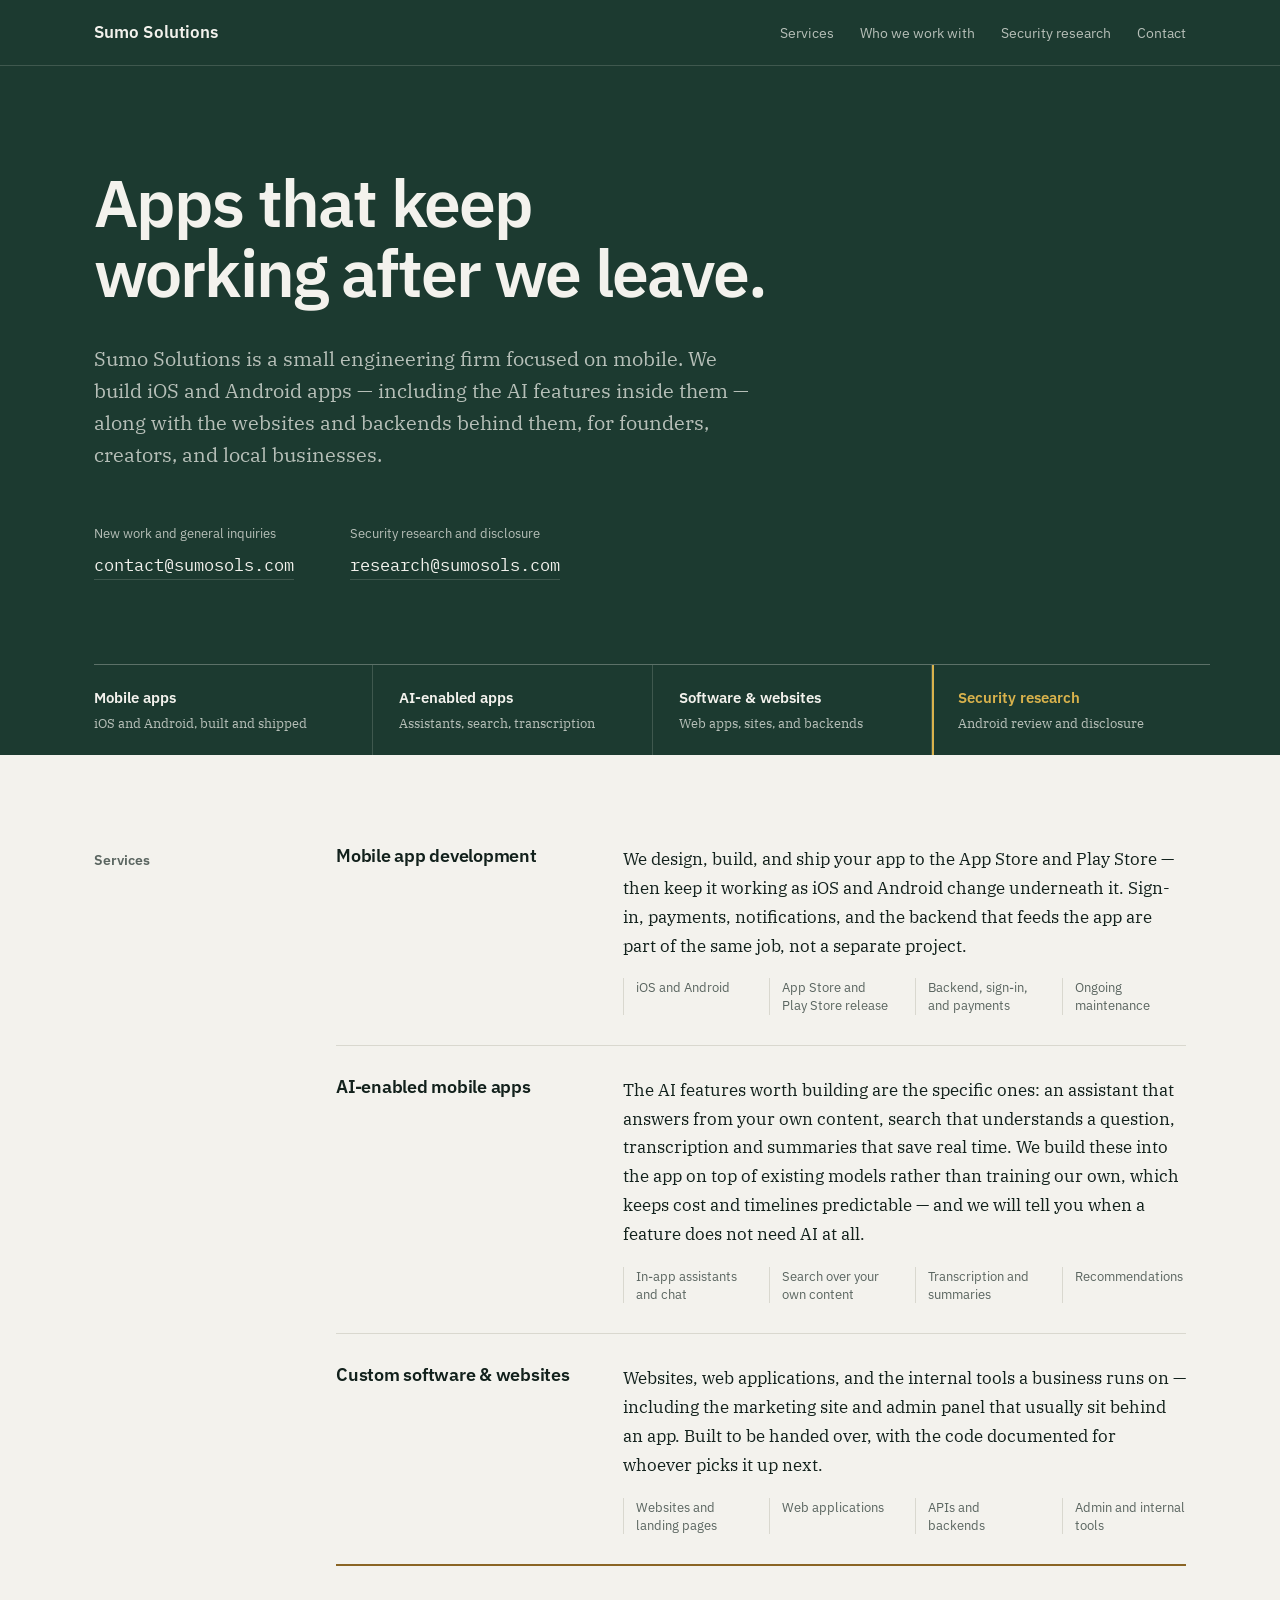
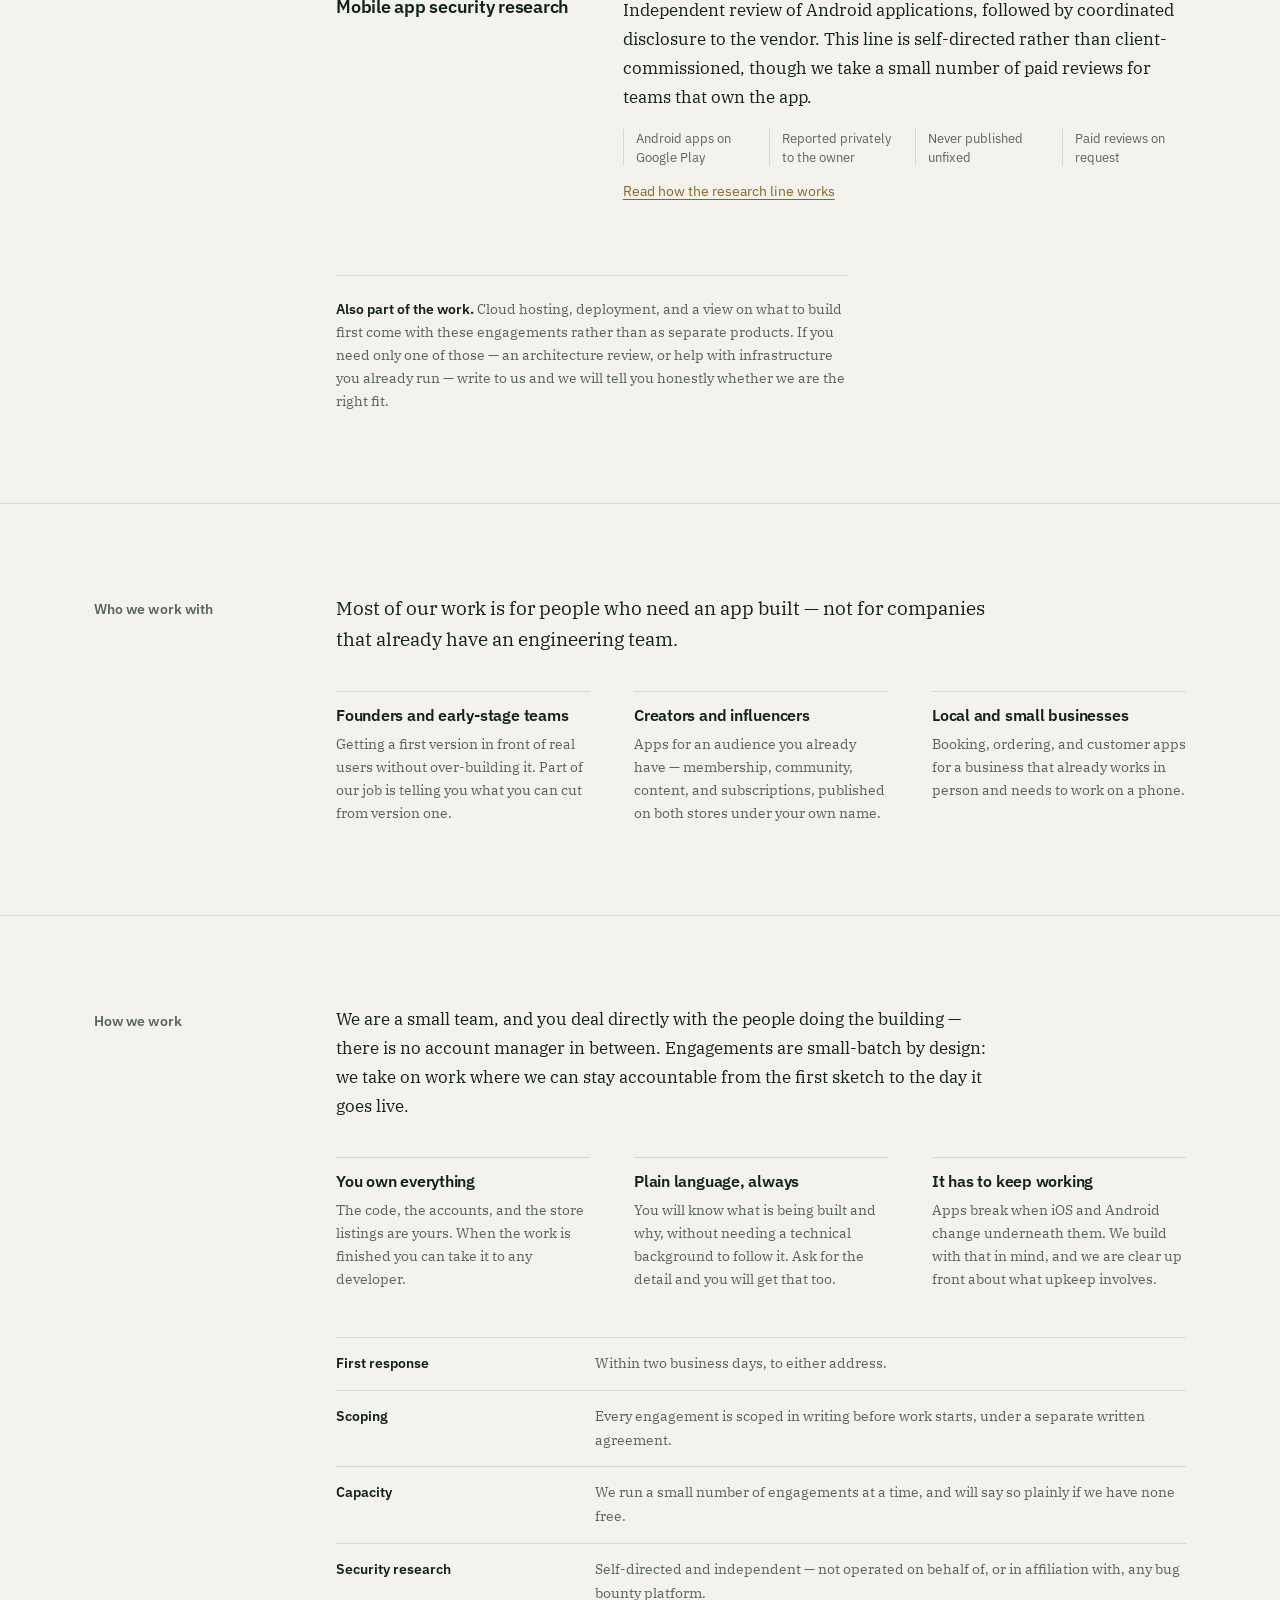
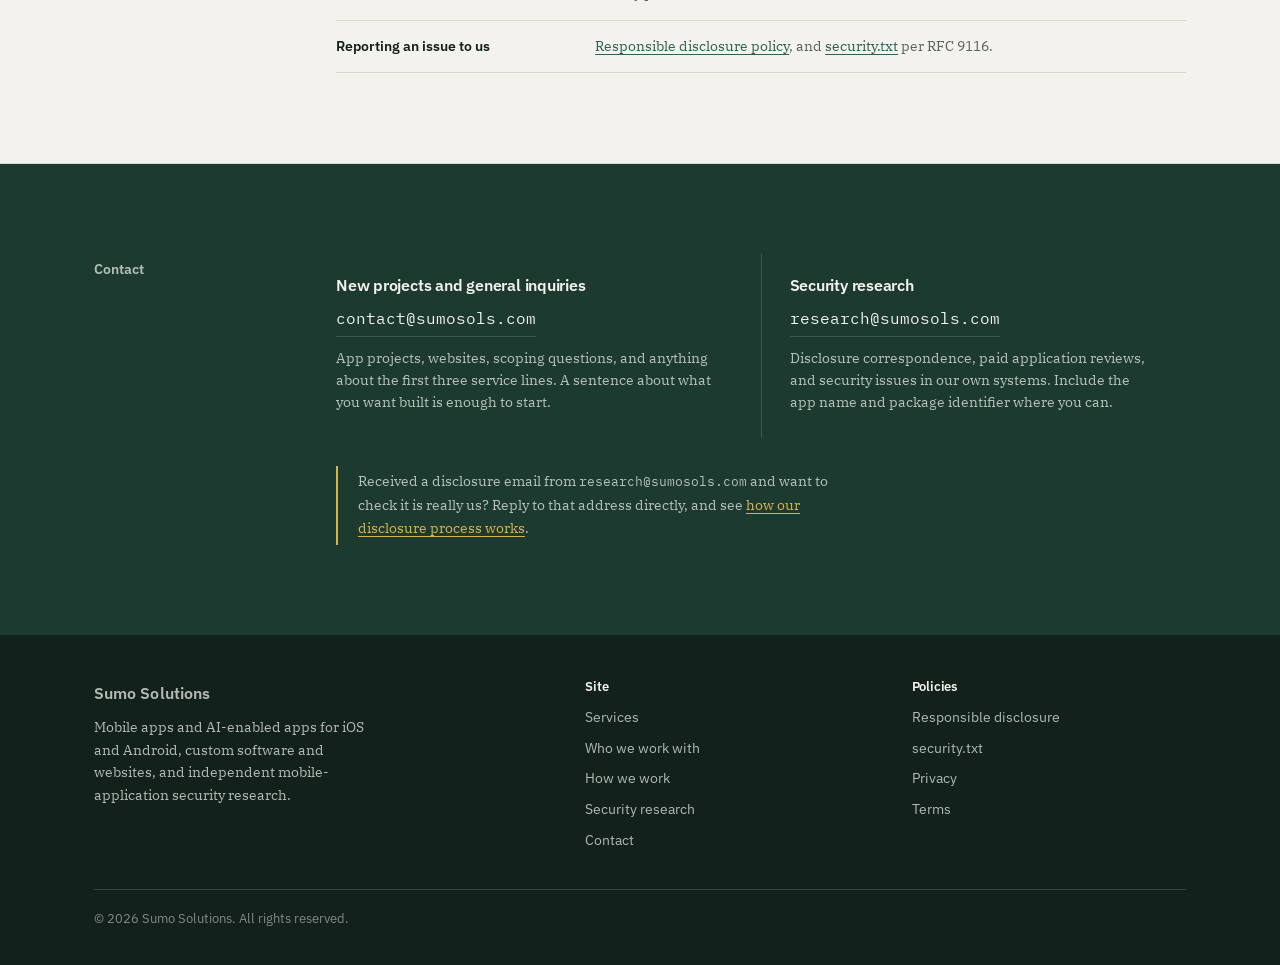
<file: index.html>
<!DOCTYPE html>
<html lang="en">
<head>
  <meta charset="UTF-8">
  <meta name="viewport" content="width=device-width, initial-scale=1.0">
  <meta name="google-site-verification" content="RtyrOcZYRNxywXwjsNUFug0AY2QW6jippT3ktZDJEtE">

  <title>Sumo Solutions — Mobile App Development, AI Apps, and Custom Software</title>
  <meta name="description" content="Mobile app development for iOS and Android, AI-enabled apps, and custom software and websites for founders, creators, and small businesses — plus independent Android security research.">
  <meta name="keywords" content="Sumo Solutions, mobile app development, AI app development, iOS, Android, custom software, website development, mobile security research, responsible disclosure">

  <link rel="canonical" href="https://www.sumosols.com/">
  <link rel="icon" type="image/svg+xml" href="favicon.svg">
  <meta name="theme-color" content="#1C3A30">

  <meta property="og:title" content="Sumo Solutions">
  <meta property="og:description" content="Mobile apps and AI-enabled apps for iOS and Android, custom software and websites, and independent Android security research.">
  <meta property="og:type" content="website">
  <meta property="og:url" content="https://www.sumosols.com/">
  <meta property="og:site_name" content="Sumo Solutions">
  <meta property="og:image" content="https://www.sumosols.com/assets/og.png">
  <meta property="og:image:width" content="1200">
  <meta property="og:image:height" content="630">
  <meta property="og:image:alt" content="Sumo Solutions — apps that keep working after we leave. Mobile apps, AI-enabled apps, software and websites, security research.">
  <meta name="twitter:image" content="https://www.sumosols.com/assets/og.png">
  <meta name="twitter:card" content="summary_large_image">
  <meta name="twitter:title" content="Sumo Solutions">
  <meta name="twitter:description" content="Mobile apps and AI-enabled apps for iOS and Android, custom software and websites, and independent Android security research.">

  <link rel="preconnect" href="https://fonts.googleapis.com">
  <link rel="preconnect" href="https://fonts.gstatic.com" crossorigin>
  <link href="https://fonts.googleapis.com/css2?family=IBM+Plex+Mono:wght@400;500&family=IBM+Plex+Sans:wght@400;500;600&family=IBM+Plex+Serif:ital,wght@0,400;0,600;1,400&display=swap" rel="stylesheet">

  <link rel="stylesheet" href="assets/style.css">
</head>
<body>

  <header class="masthead">
    <div class="wrap masthead__inner">
      <a class="wordmark" href="/">Sumo Solutions</a>
      <nav aria-label="Primary">
        <ul class="masthead__nav">
          <li><a href="#services">Services</a></li>
          <li><a href="#clients">Who we work with</a></li>
          <li><a href="research.html">Security research</a></li>
          <li><a href="#contact">Contact</a></li>
        </ul>
      </nav>
    </div>
  </header>

  <main>

    <section class="hero">
      <div class="wrap hero__inner">
        <h1>Apps that keep working after we leave.</h1>
        <p class="hero__lede">Sumo Solutions is a small engineering firm focused on mobile. We build iOS and Android apps — including the AI features inside them — along with the websites and backends behind them, for founders, creators, and local businesses.</p>

        <div class="hero__contacts">
          <div class="hero__contact">
            <span class="label">New work and general inquiries</span>
            <a href="mailto:contact@sumosols.com">contact@sumosols.com</a>
          </div>
          <div class="hero__contact">
            <span class="label">Security research and disclosure</span>
            <a href="mailto:research@sumosols.com">research@sumosols.com</a>
          </div>
        </div>
      </div>

      <div class="index-strip__frame">
        <ul class="index-strip">
          <li>
            <a href="#mobile">
              <span class="name">Mobile apps</span>
              <span class="detail">iOS and Android, built and shipped</span>
            </a>
          </li>
          <li>
            <a href="#ai">
              <span class="name">AI-enabled apps</span>
              <span class="detail">Assistants, search, transcription</span>
            </a>
          </li>
          <li>
            <a href="#software">
              <span class="name">Software &amp; websites</span>
              <span class="detail">Web apps, sites, and backends</span>
            </a>
          </li>
          <li class="is-research">
            <a href="#security">
              <span class="name">Security research</span>
              <span class="detail">Android review and disclosure</span>
            </a>
          </li>
        </ul>
      </div>
    </section>

    <section class="section" id="services">
      <div class="wrap spine">
        <p class="spine__label">Services</p>
        <div>
          <div class="row" id="mobile">
            <h3>Mobile app development</h3>
            <div class="row__body">
              <p>We design, build, and ship your app to the App Store and Play Store — then keep it working as iOS and Android change underneath it. Sign-in, payments, notifications, and the backend that feeds the app are part of the same job, not a separate project.</p>
              <ul class="row__deliverables">
                <li>iOS and Android</li>
                <li>App Store and Play Store release</li>
                <li>Backend, sign-in, and payments</li>
                <li>Ongoing maintenance</li>
              </ul>
            </div>
          </div>

          <div class="row" id="ai">
            <h3>AI-enabled mobile apps</h3>
            <div class="row__body">
              <p>The AI features worth building are the specific ones: an assistant that answers from your own content, search that understands a question, transcription and summaries that save real time. We build these into the app on top of existing models rather than training our own, which keeps cost and timelines predictable — and we will tell you when a feature does not need AI at all.</p>
              <ul class="row__deliverables">
                <li>In-app assistants and chat</li>
                <li>Search over your own content</li>
                <li>Transcription and summaries</li>
                <li>Recommendations</li>
              </ul>
            </div>
          </div>

          <div class="row" id="software">
            <h3>Custom software &amp; websites</h3>
            <div class="row__body">
              <p>Websites, web applications, and the internal tools a business runs on — including the marketing site and admin panel that usually sit behind an app. Built to be handed over, with the code documented for whoever picks it up next.</p>
              <ul class="row__deliverables">
                <li>Websites and landing pages</li>
                <li>Web applications</li>
                <li>APIs and backends</li>
                <li>Admin and internal tools</li>
              </ul>
            </div>
          </div>

          <div class="row is-research" id="security">
            <h3>Mobile app security research</h3>
            <div class="row__body">
              <p>Independent review of Android applications, followed by coordinated disclosure to the vendor. This line is self-directed rather than client-commissioned, though we take a small number of paid reviews for teams that own the app.</p>
              <ul class="row__deliverables">
                <li>Android apps on Google Play</li>
                <li>Reported privately to the owner</li>
                <li>Never published unfixed</li>
                <li>Paid reviews on request</li>
              </ul>
              <a class="row__more" href="research.html">Read how the research line works</a>
            </div>
          </div>

          <p class="aside-note"><strong>Also part of the work.</strong> Cloud hosting, deployment, and a view on what to build first come with these engagements rather than as separate products. If you need only one of those — an architecture review, or help with infrastructure you already run — write to us and we will tell you honestly whether we are the right fit.</p>
        </div>
      </div>
    </section>

    <section class="section" id="clients">
      <div class="wrap spine">
        <p class="spine__label">Who we work with</p>
        <div>
          <div class="prose">
            <p class="lede">Most of our work is for people who need an app built — not for companies that already have an engineering team.</p>
          </div>

          <ul class="audiences">
            <li>
              <h3>Founders and early-stage teams</h3>
              <p>Getting a first version in front of real users without over-building it. Part of our job is telling you what you can cut from version one.</p>
            </li>
            <li>
              <h3>Creators and influencers</h3>
              <p>Apps for an audience you already have — membership, community, content, and subscriptions, published on both stores under your own name.</p>
            </li>
            <li>
              <h3>Local and small businesses</h3>
              <p>Booking, ordering, and customer apps for a business that already works in person and needs to work on a phone.</p>
            </li>
          </ul>
        </div>
      </div>
    </section>

    <section class="section" id="how-we-work">
      <div class="wrap spine">
        <p class="spine__label">How we work</p>
        <div>
          <div class="prose">
            <p>We are a small team, and you deal directly with the people doing the building — there is no account manager in between. Engagements are small-batch by design: we take on work where we can stay accountable from the first sketch to the day it goes live.</p>
          </div>

          <ul class="principles">
            <li>
              <h3>You own everything</h3>
              <p>The code, the accounts, and the store listings are yours. When the work is finished you can take it to any developer.</p>
            </li>
            <li>
              <h3>Plain language, always</h3>
              <p>You will know what is being built and why, without needing a technical background to follow it. Ask for the detail and you will get that too.</p>
            </li>
            <li>
              <h3>It has to keep working</h3>
              <p>Apps break when iOS and Android change underneath them. We build with that in mind, and we are clear up front about what upkeep involves.</p>
            </li>
          </ul>

          <dl class="facts">
            <div>
              <dt>First response</dt>
              <dd>Within two business days, to either address.</dd>
            </div>
            <div>
              <dt>Scoping</dt>
              <dd>Every engagement is scoped in writing before work starts, under a separate written agreement.</dd>
            </div>
            <div>
              <dt>Capacity</dt>
              <dd>We run a small number of engagements at a time, and will say so plainly if we have none free.</dd>
            </div>
            <div>
              <dt>Security research</dt>
              <dd>Self-directed and independent — not operated on behalf of, or in affiliation with, any bug bounty platform.</dd>
            </div>
            <div>
              <dt>Reporting an issue to us</dt>
              <dd><a href="responsible-disclosure.html">Responsible disclosure policy</a>, and <a href="/.well-known/security.txt">security.txt</a> per RFC 9116.</dd>
            </div>
          </dl>
        </div>
      </div>
    </section>

    <section class="section contact" id="contact">
      <div class="wrap spine">
        <p class="spine__label">Contact</p>
        <div>
          <div class="channels">
            <div class="channel">
              <h3>New projects and general inquiries</h3>
              <a class="channel__address" href="mailto:contact@sumosols.com">contact@sumosols.com</a>
              <p>App projects, websites, scoping questions, and anything about the first three service lines. A sentence about what you want built is enough to start.</p>
            </div>
            <div class="channel">
              <h3>Security research</h3>
              <a class="channel__address" href="mailto:research@sumosols.com">research@sumosols.com</a>
              <p>Disclosure correspondence, paid application reviews, and security issues in our own systems. Include the app name and package identifier where you can.</p>
            </div>
          </div>

          <p class="verify">Received a disclosure email from <span class="mono">research@sumosols.com</span> and want to check it is really us? Reply to that address directly, and see <a href="responsible-disclosure.html">how our disclosure process works</a>.</p>
        </div>
      </div>
    </section>

  </main>

  <footer class="footer">
    <div class="wrap">
      <div class="footer__grid">
        <div>
          <a class="wordmark" href="/">Sumo Solutions</a>
          <p class="footer__about">Mobile apps and AI-enabled apps for iOS and Android, custom software and websites, and independent mobile-application security research.</p>
        </div>
        <div>
          <h2>Site</h2>
          <ul>
            <li><a href="/#services">Services</a></li>
            <li><a href="/#clients">Who we work with</a></li>
            <li><a href="/#how-we-work">How we work</a></li>
            <li><a href="research.html">Security research</a></li>
            <li><a href="/#contact">Contact</a></li>
          </ul>
        </div>
        <div>
          <h2>Policies</h2>
          <ul>
            <li><a href="responsible-disclosure.html">Responsible disclosure</a></li>
            <li><a href="/.well-known/security.txt">security.txt</a></li>
            <li><a href="privacy.html">Privacy</a></li>
            <li><a href="terms.html">Terms</a></li>
          </ul>
        </div>
      </div>
      <p class="footer__base">&copy; 2026 Sumo Solutions. All rights reserved.</p>
    </div>
  </footer>

</body>
</html>
</file>
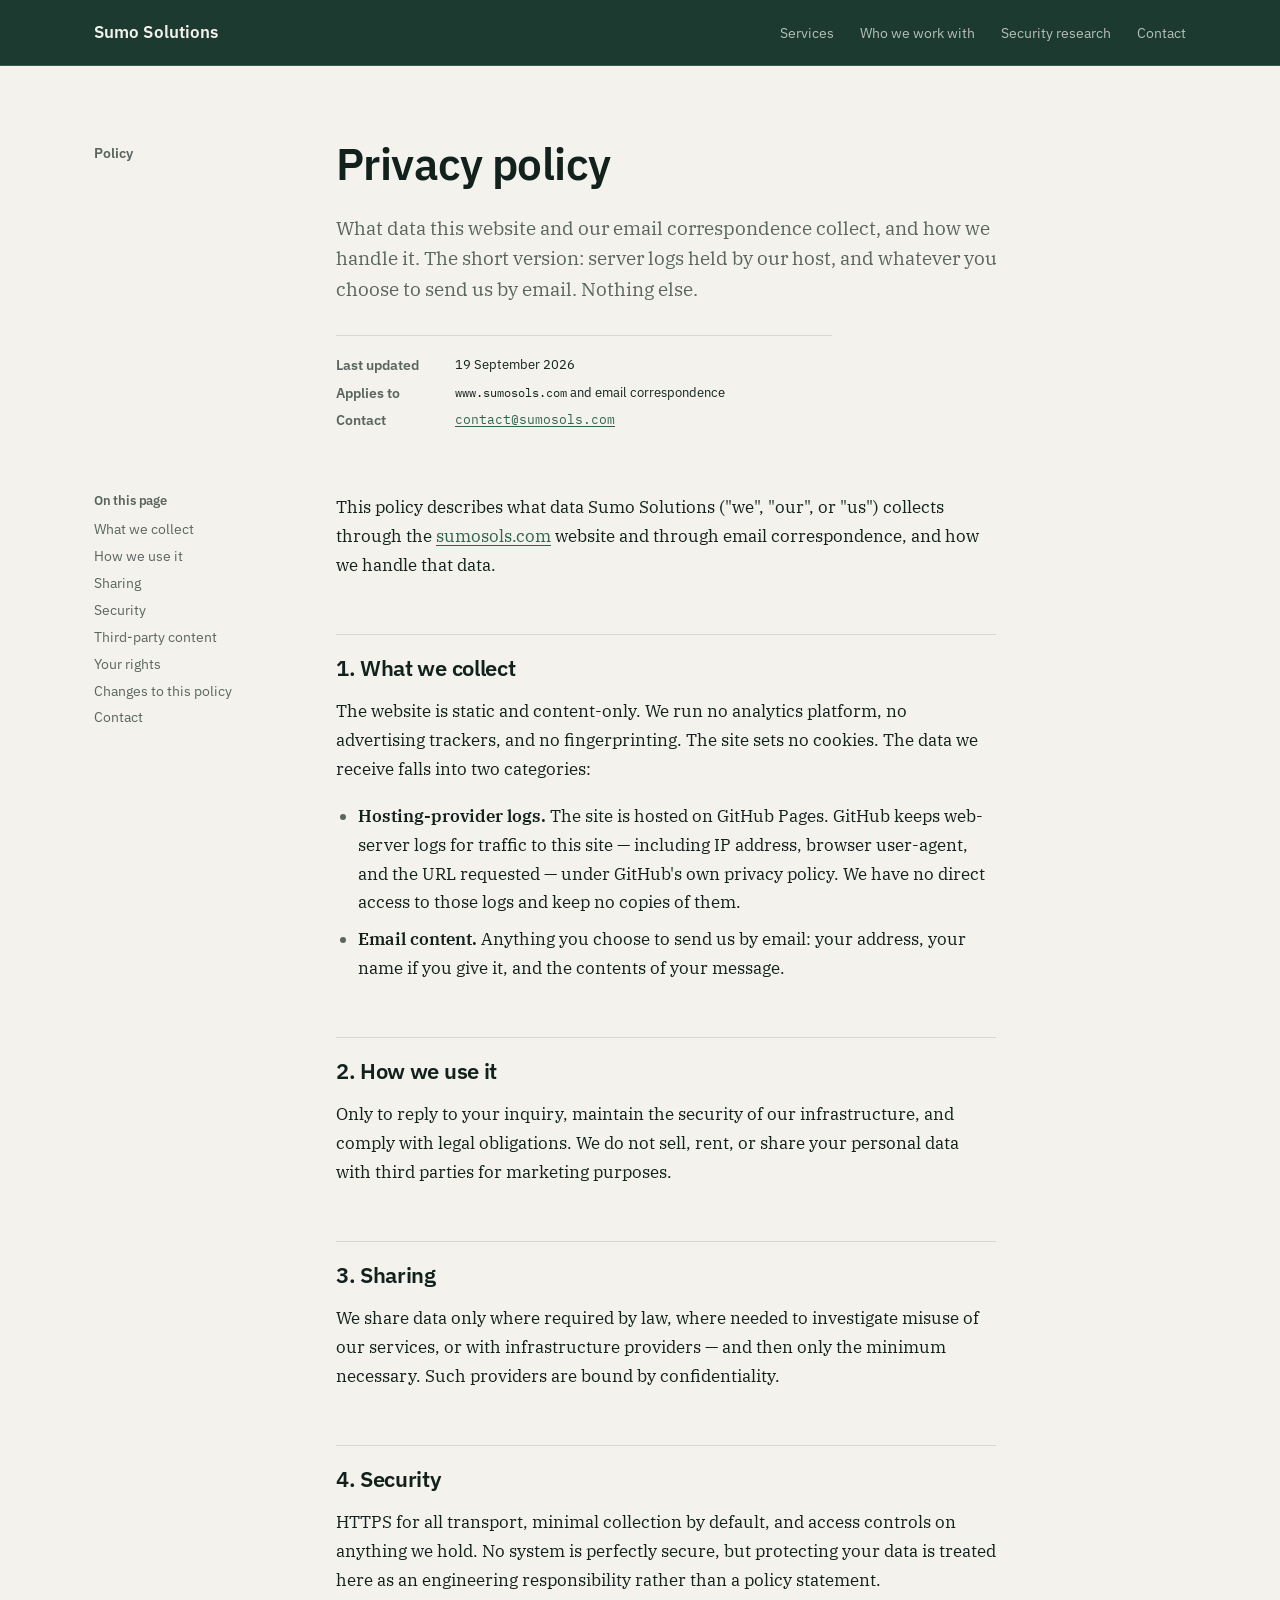
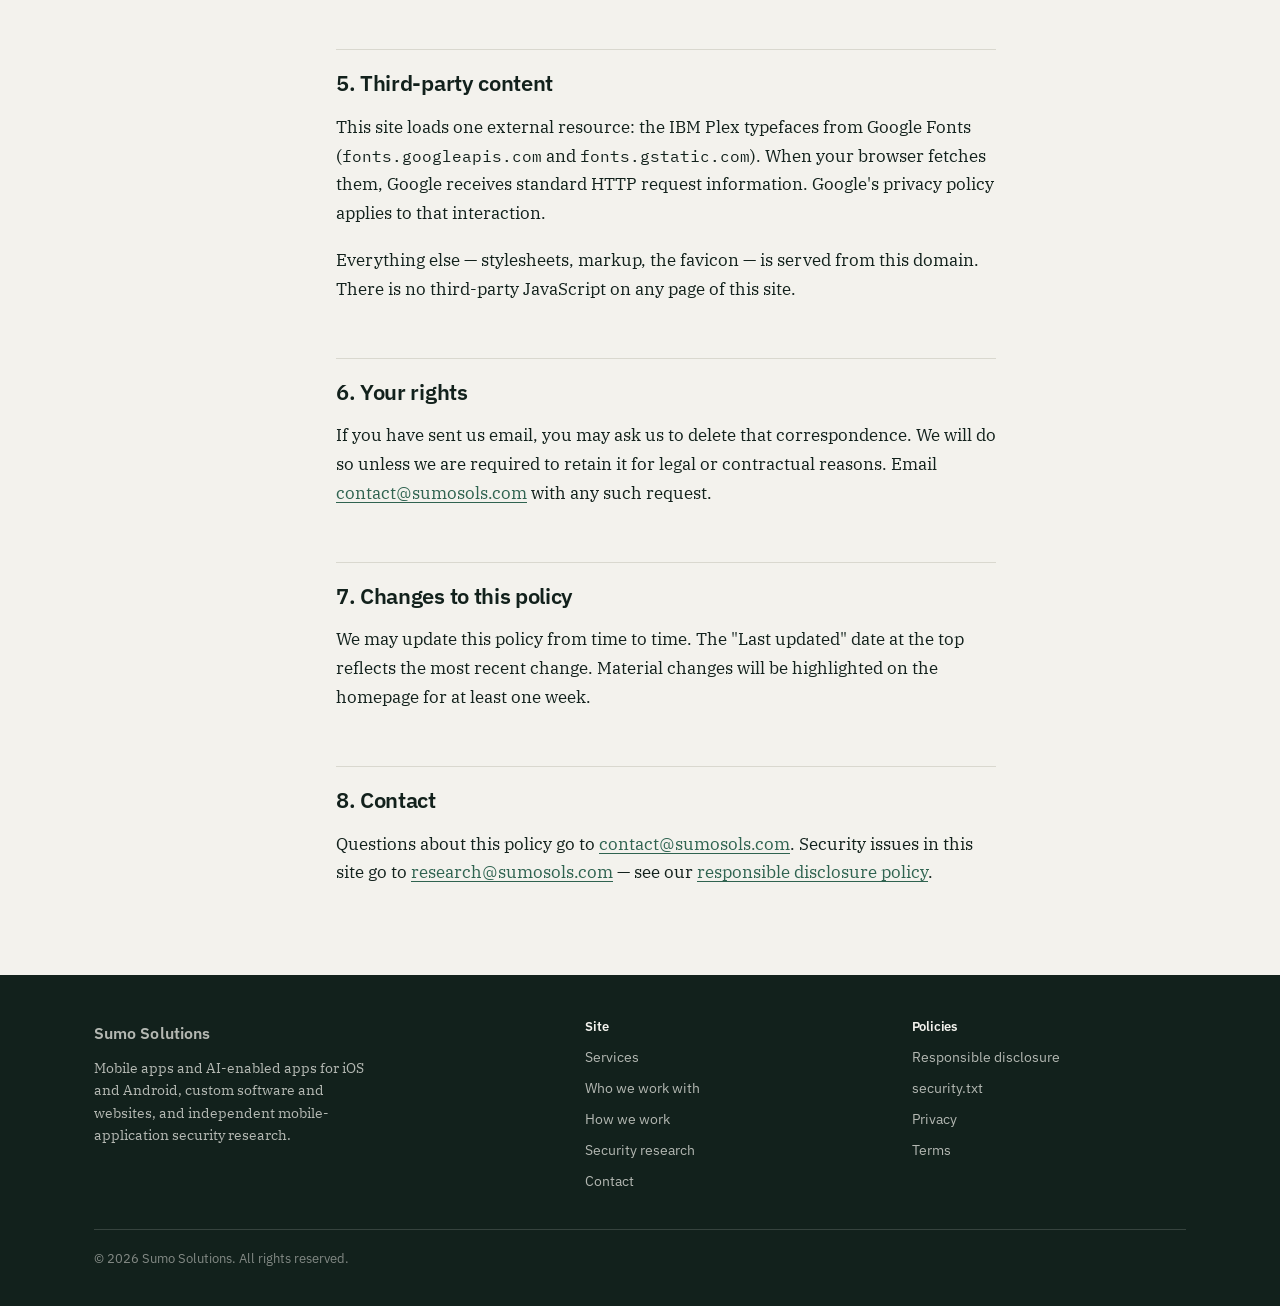
<file: privacy.html>
<!DOCTYPE html>
<html lang="en">
<head>
  <meta charset="UTF-8">
  <meta name="viewport" content="width=device-width, initial-scale=1.0">

  <title>Privacy Policy — Sumo Solutions</title>
  <meta name="description" content="Privacy policy for the Sumo Solutions website (sumosols.com).">

  <link rel="canonical" href="https://www.sumosols.com/privacy.html">
  <link rel="icon" type="image/svg+xml" href="favicon.svg">
  <meta name="theme-color" content="#1C3A30">

  <meta property="og:title" content="Privacy Policy — Sumo Solutions">
  <meta property="og:description" content="Privacy policy for the Sumo Solutions website (sumosols.com).">
  <meta property="og:type" content="website">
  <meta property="og:url" content="https://www.sumosols.com/privacy.html">
  <meta property="og:site_name" content="Sumo Solutions">
  <meta property="og:image" content="https://www.sumosols.com/assets/og.png">
  <meta property="og:image:width" content="1200">
  <meta property="og:image:height" content="630">
  <meta property="og:image:alt" content="Sumo Solutions — apps that keep working after we leave. Mobile apps, AI-enabled apps, software and websites, security research.">
  <meta name="twitter:image" content="https://www.sumosols.com/assets/og.png">
  <meta name="twitter:card" content="summary_large_image">
  <meta name="twitter:title" content="Privacy Policy — Sumo Solutions">
  <meta name="twitter:description" content="Privacy policy for the Sumo Solutions website (sumosols.com).">

  <link rel="preconnect" href="https://fonts.googleapis.com">
  <link rel="preconnect" href="https://fonts.gstatic.com" crossorigin>
  <link href="https://fonts.googleapis.com/css2?family=IBM+Plex+Mono:wght@400;500&family=IBM+Plex+Sans:wght@400;500;600&family=IBM+Plex+Serif:ital,wght@0,400;0,600;1,400&display=swap" rel="stylesheet">

  <link rel="stylesheet" href="assets/style.css">
</head>
<body>

  <header class="masthead">
    <div class="wrap masthead__inner">
      <a class="wordmark" href="/">Sumo Solutions</a>
      <nav aria-label="Primary">
        <ul class="masthead__nav">
          <li><a href="/#services">Services</a></li>
          <li><a href="/#clients">Who we work with</a></li>
          <li><a href="research.html">Security research</a></li>
          <li><a href="/#contact">Contact</a></li>
        </ul>
      </nav>
    </div>
  </header>

  <main>

    <div class="wrap spine doc-head">
      <p class="spine__label">Policy</p>
      <div>
        <h1>Privacy policy</h1>
        <p class="lede">What data this website and our email correspondence collect, and how we handle it. The short version: server logs held by our host, and whatever you choose to send us by email. Nothing else.</p>
        <dl class="doc-meta">
          <dt>Last updated</dt>
          <dd>19 September 2026</dd>
          <dt>Applies to</dt>
          <dd><span class="mono">www.sumosols.com</span> and email correspondence</dd>
          <dt>Contact</dt>
          <dd><a href="mailto:contact@sumosols.com">contact@sumosols.com</a></dd>
        </dl>
      </div>
    </div>

    <div class="wrap spine doc-body">
      <nav class="toc" aria-label="On this page">
        <h2>On this page</h2>
        <ol>
          <li><a href="#collect">What we collect</a></li>
          <li><a href="#use">How we use it</a></li>
          <li><a href="#sharing">Sharing</a></li>
          <li><a href="#security">Security</a></li>
          <li><a href="#third-party">Third-party content</a></li>
          <li><a href="#rights">Your rights</a></li>
          <li><a href="#changes">Changes to this policy</a></li>
          <li><a href="#contact">Contact</a></li>
        </ol>
      </nav>

      <div class="prose">
        <p>This policy describes what data Sumo Solutions ("we", "our", or "us") collects through the <a href="https://www.sumosols.com">sumosols.com</a> website and through email correspondence, and how we handle that data.</p>

        <h2 id="collect">1. What we collect</h2>
        <p>The website is static and content-only. We run no analytics platform, no advertising trackers, and no fingerprinting. The site sets no cookies. The data we receive falls into two categories:</p>
        <ul>
          <li><strong>Hosting-provider logs.</strong> The site is hosted on GitHub Pages. GitHub keeps web-server logs for traffic to this site — including IP address, browser user-agent, and the URL requested — under GitHub's own privacy policy. We have no direct access to those logs and keep no copies of them.</li>
          <li><strong>Email content.</strong> Anything you choose to send us by email: your address, your name if you give it, and the contents of your message.</li>
        </ul>

        <h2 id="use">2. How we use it</h2>
        <p>Only to reply to your inquiry, maintain the security of our infrastructure, and comply with legal obligations. We do not sell, rent, or share your personal data with third parties for marketing purposes.</p>

        <h2 id="sharing">3. Sharing</h2>
        <p>We share data only where required by law, where needed to investigate misuse of our services, or with infrastructure providers — and then only the minimum necessary. Such providers are bound by confidentiality.</p>

        <h2 id="security">4. Security</h2>
        <p>HTTPS for all transport, minimal collection by default, and access controls on anything we hold. No system is perfectly secure, but protecting your data is treated here as an engineering responsibility rather than a policy statement.</p>

        <h2 id="third-party">5. Third-party content</h2>
        <p>This site loads one external resource: the IBM Plex typefaces from Google Fonts (<span class="mono">fonts.googleapis.com</span> and <span class="mono">fonts.gstatic.com</span>). When your browser fetches them, Google receives standard HTTP request information. Google's privacy policy applies to that interaction.</p>
        <p>Everything else — stylesheets, markup, the favicon — is served from this domain. There is no third-party JavaScript on any page of this site.</p>

        <h2 id="rights">6. Your rights</h2>
        <p>If you have sent us email, you may ask us to delete that correspondence. We will do so unless we are required to retain it for legal or contractual reasons. Email <a href="mailto:contact@sumosols.com">contact@sumosols.com</a> with any such request.</p>

        <h2 id="changes">7. Changes to this policy</h2>
        <p>We may update this policy from time to time. The "Last updated" date at the top reflects the most recent change. Material changes will be highlighted on the homepage for at least one week.</p>

        <h2 id="contact">8. Contact</h2>
        <p>Questions about this policy go to <a href="mailto:contact@sumosols.com">contact@sumosols.com</a>. Security issues in this site go to <a href="mailto:research@sumosols.com">research@sumosols.com</a> — see our <a href="responsible-disclosure.html">responsible disclosure policy</a>.</p>
      </div>
    </div>

  </main>

  <footer class="footer">
    <div class="wrap">
      <div class="footer__grid">
        <div>
          <a class="wordmark" href="/">Sumo Solutions</a>
          <p class="footer__about">Mobile apps and AI-enabled apps for iOS and Android, custom software and websites, and independent mobile-application security research.</p>
        </div>
        <div>
          <h2>Site</h2>
          <ul>
            <li><a href="/#services">Services</a></li>
            <li><a href="/#clients">Who we work with</a></li>
            <li><a href="/#how-we-work">How we work</a></li>
            <li><a href="research.html">Security research</a></li>
            <li><a href="/#contact">Contact</a></li>
          </ul>
        </div>
        <div>
          <h2>Policies</h2>
          <ul>
            <li><a href="responsible-disclosure.html">Responsible disclosure</a></li>
            <li><a href="/.well-known/security.txt">security.txt</a></li>
            <li><a href="privacy.html">Privacy</a></li>
            <li><a href="terms.html">Terms</a></li>
          </ul>
        </div>
      </div>
      <p class="footer__base">&copy; 2026 Sumo Solutions. All rights reserved.</p>
    </div>
  </footer>

</body>
</html>
</file>
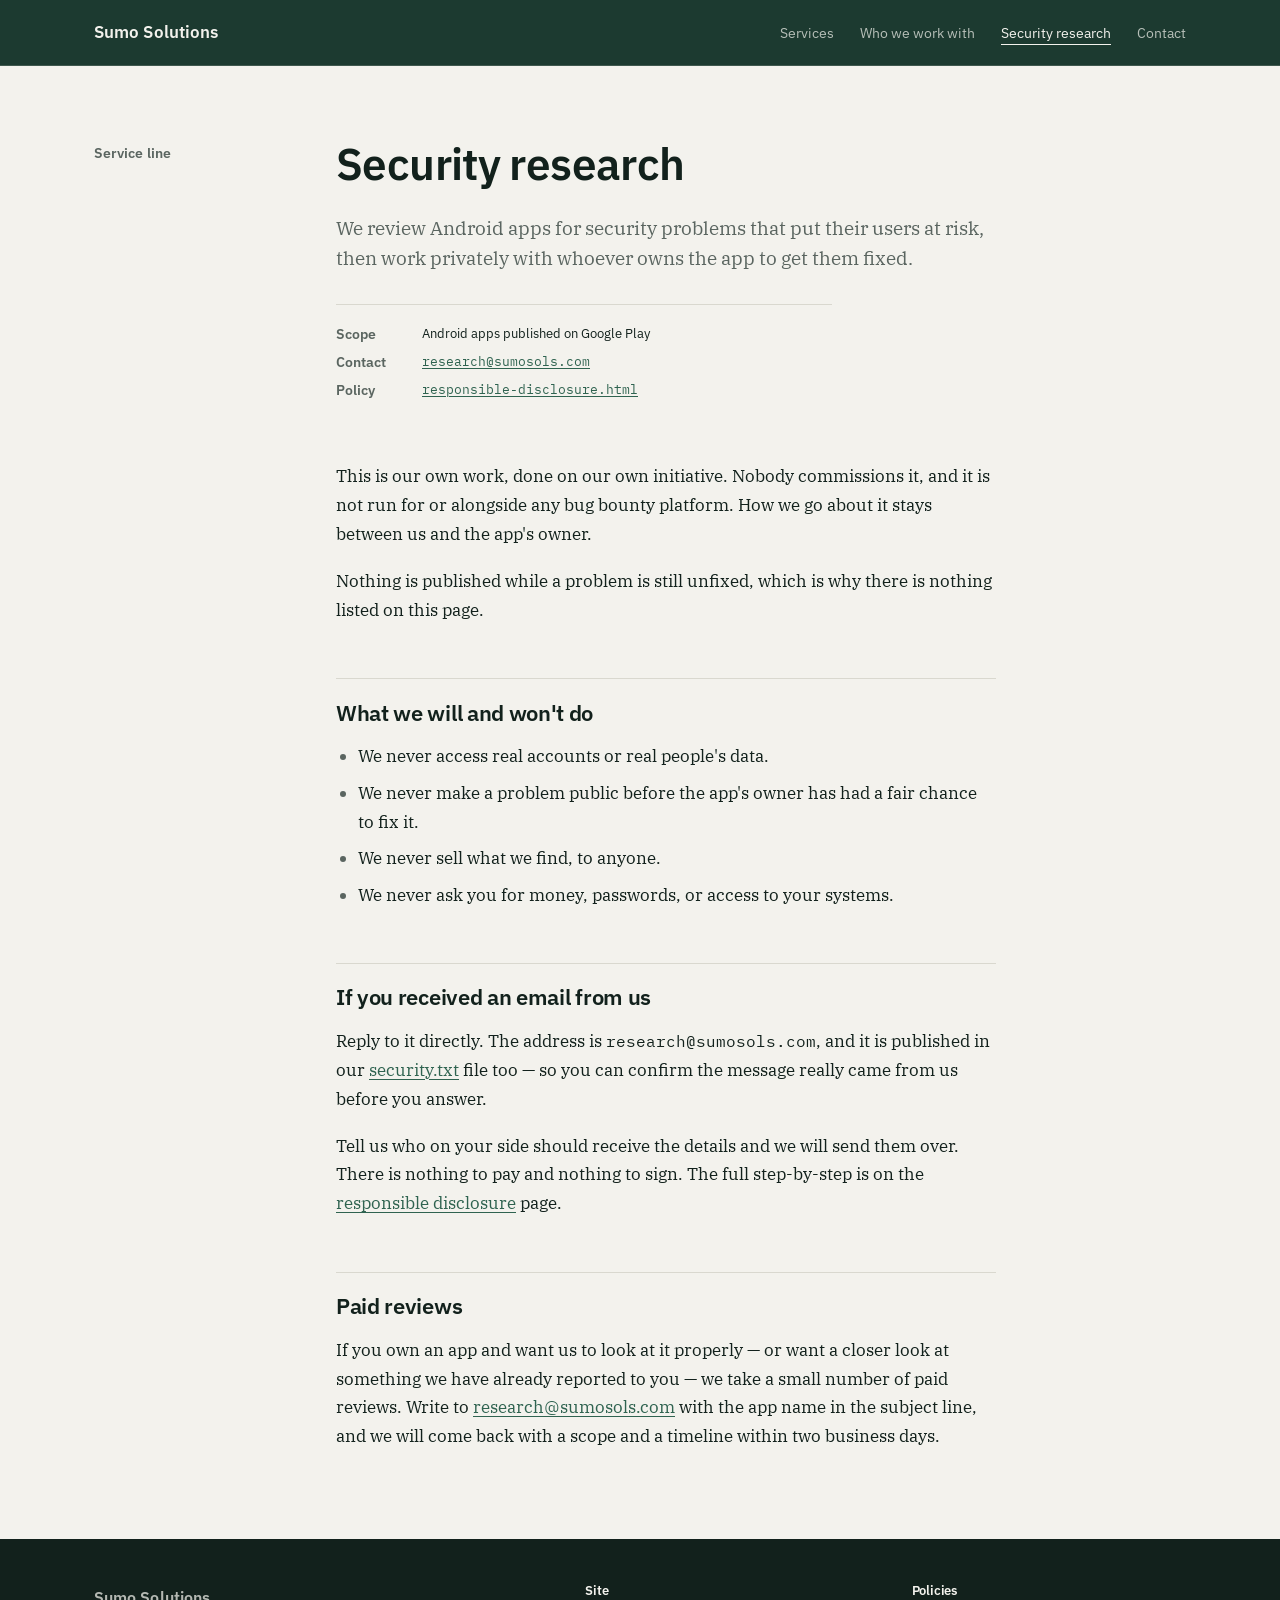
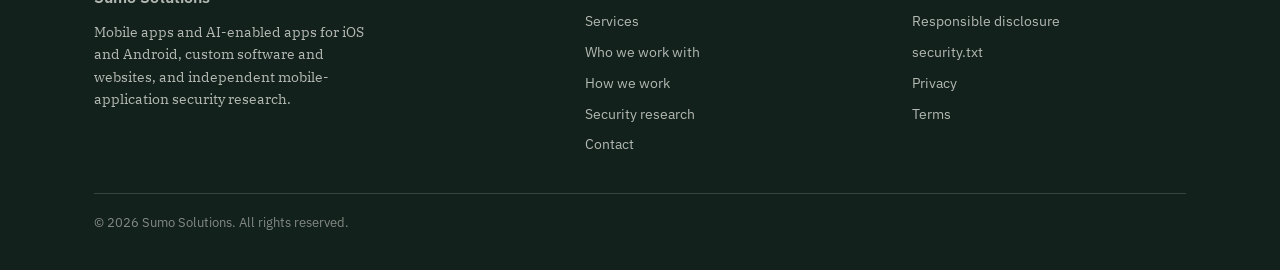
<file: research.html>
<!DOCTYPE html>
<html lang="en">
<head>
  <meta charset="UTF-8">
  <meta name="viewport" content="width=device-width, initial-scale=1.0">

  <title>Security Research — Sumo Solutions</title>
  <meta name="description" content="Sumo Solutions reviews Android apps for security problems and works privately with the app's owner to get them fixed. How to reach us, and how to check an email from us is genuine.">

  <link rel="canonical" href="https://www.sumosols.com/research.html">
  <link rel="icon" type="image/svg+xml" href="favicon.svg">
  <meta name="theme-color" content="#1C3A30">

  <meta property="og:title" content="Security Research — Sumo Solutions">
  <meta property="og:description" content="We review Android apps for security problems and work privately with the app's owner to get them fixed.">
  <meta property="og:type" content="website">
  <meta property="og:url" content="https://www.sumosols.com/research.html">
  <meta property="og:site_name" content="Sumo Solutions">
  <meta property="og:image" content="https://www.sumosols.com/assets/og.png">
  <meta property="og:image:width" content="1200">
  <meta property="og:image:height" content="630">
  <meta property="og:image:alt" content="Sumo Solutions — apps that keep working after we leave. Mobile apps, AI-enabled apps, software and websites, security research.">
  <meta name="twitter:image" content="https://www.sumosols.com/assets/og.png">
  <meta name="twitter:card" content="summary_large_image">
  <meta name="twitter:title" content="Security Research — Sumo Solutions">
  <meta name="twitter:description" content="We review Android apps for security problems and work privately with the app's owner to get them fixed.">

  <link rel="preconnect" href="https://fonts.googleapis.com">
  <link rel="preconnect" href="https://fonts.gstatic.com" crossorigin>
  <link href="https://fonts.googleapis.com/css2?family=IBM+Plex+Mono:wght@400;500&family=IBM+Plex+Sans:wght@400;500;600&family=IBM+Plex+Serif:ital,wght@0,400;0,600;1,400&display=swap" rel="stylesheet">

  <link rel="stylesheet" href="assets/style.css">
</head>
<body>

  <header class="masthead">
    <div class="wrap masthead__inner">
      <a class="wordmark" href="/">Sumo Solutions</a>
      <nav aria-label="Primary">
        <ul class="masthead__nav">
          <li><a href="/#services">Services</a></li>
          <li><a href="/#clients">Who we work with</a></li>
          <li><a href="research.html" aria-current="page">Security research</a></li>
          <li><a href="/#contact">Contact</a></li>
        </ul>
      </nav>
    </div>
  </header>

  <main>

    <div class="wrap spine doc-head">
      <p class="spine__label">Service line</p>
      <div>
        <h1>Security research</h1>
        <p class="lede">We review Android apps for security problems that put their users at risk, then work privately with whoever owns the app to get them fixed.</p>
        <dl class="doc-meta">
          <dt>Scope</dt>
          <dd>Android apps published on Google Play</dd>
          <dt>Contact</dt>
          <dd><a href="mailto:research@sumosols.com">research@sumosols.com</a></dd>
          <dt>Policy</dt>
          <dd><a href="responsible-disclosure.html">responsible-disclosure.html</a></dd>
        </dl>
      </div>
    </div>

    <div class="wrap spine doc-body is-single">
      <div class="prose">
        <p>This is our own work, done on our own initiative. Nobody commissions it, and it is not run for or alongside any bug bounty platform. How we go about it stays between us and the app's owner.</p>
        <p>Nothing is published while a problem is still unfixed, which is why there is nothing listed on this page.</p>

        <h2 id="commitments">What we will and won't do</h2>
        <ul>
          <li>We never access real accounts or real people's data.</li>
          <li>We never make a problem public before the app's owner has had a fair chance to fix it.</li>
          <li>We never sell what we find, to anyone.</li>
          <li>We never ask you for money, passwords, or access to your systems.</li>
        </ul>

        <h2 id="received">If you received an email from us</h2>
        <p>Reply to it directly. The address is <span class="mono">research@sumosols.com</span>, and it is published in our <a href="/.well-known/security.txt">security.txt</a> file too — so you can confirm the message really came from us before you answer.</p>
        <p>Tell us who on your side should receive the details and we will send them over. There is nothing to pay and nothing to sign. The full step-by-step is on the <a href="responsible-disclosure.html">responsible disclosure</a> page.</p>

        <h2 id="paid">Paid reviews</h2>
        <p>If you own an app and want us to look at it properly — or want a closer look at something we have already reported to you — we take a small number of paid reviews. Write to <a href="mailto:research@sumosols.com">research@sumosols.com</a> with the app name in the subject line, and we will come back with a scope and a timeline within two business days.</p>
      </div>
    </div>

  </main>

  <footer class="footer">
    <div class="wrap">
      <div class="footer__grid">
        <div>
          <a class="wordmark" href="/">Sumo Solutions</a>
          <p class="footer__about">Mobile apps and AI-enabled apps for iOS and Android, custom software and websites, and independent mobile-application security research.</p>
        </div>
        <div>
          <h2>Site</h2>
          <ul>
            <li><a href="/#services">Services</a></li>
            <li><a href="/#clients">Who we work with</a></li>
            <li><a href="/#how-we-work">How we work</a></li>
            <li><a href="research.html">Security research</a></li>
            <li><a href="/#contact">Contact</a></li>
          </ul>
        </div>
        <div>
          <h2>Policies</h2>
          <ul>
            <li><a href="responsible-disclosure.html">Responsible disclosure</a></li>
            <li><a href="/.well-known/security.txt">security.txt</a></li>
            <li><a href="privacy.html">Privacy</a></li>
            <li><a href="terms.html">Terms</a></li>
          </ul>
        </div>
      </div>
      <p class="footer__base">&copy; 2026 Sumo Solutions. All rights reserved.</p>
    </div>
  </footer>

</body>
</html>
</file>
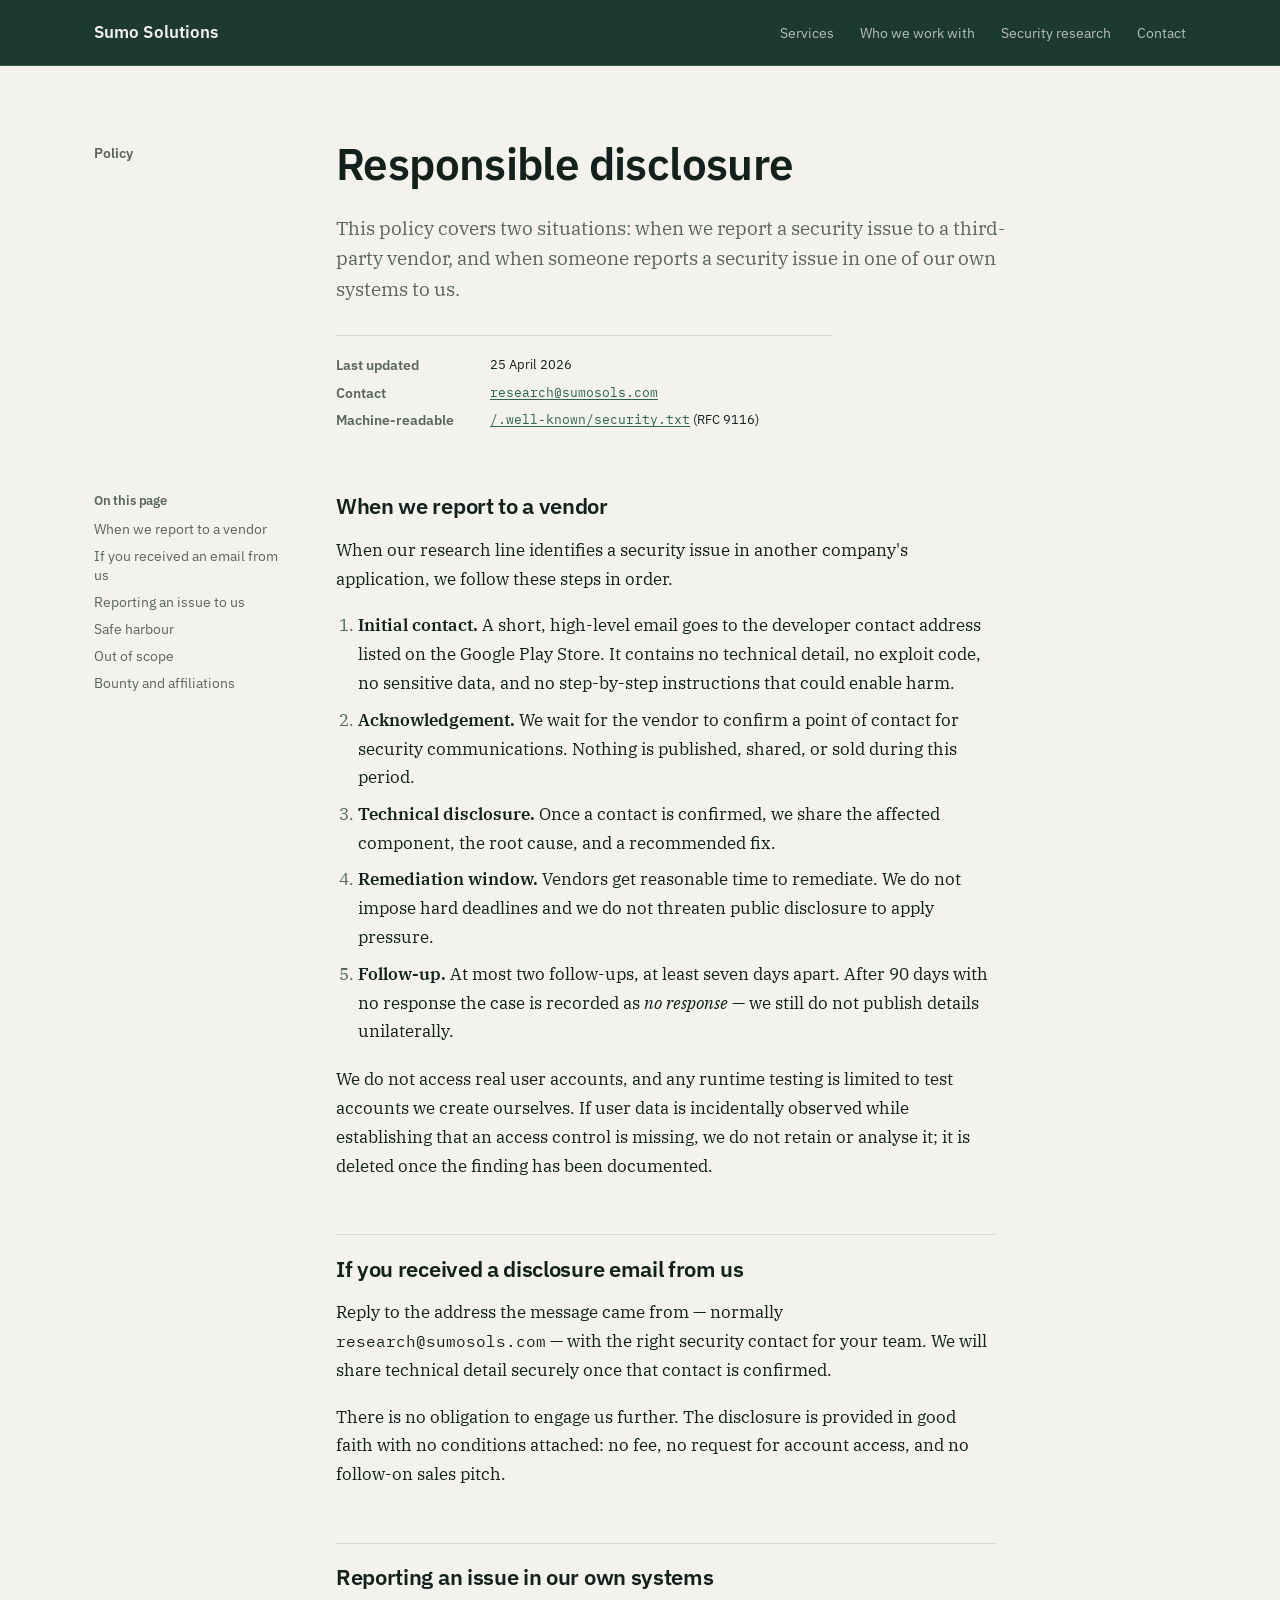
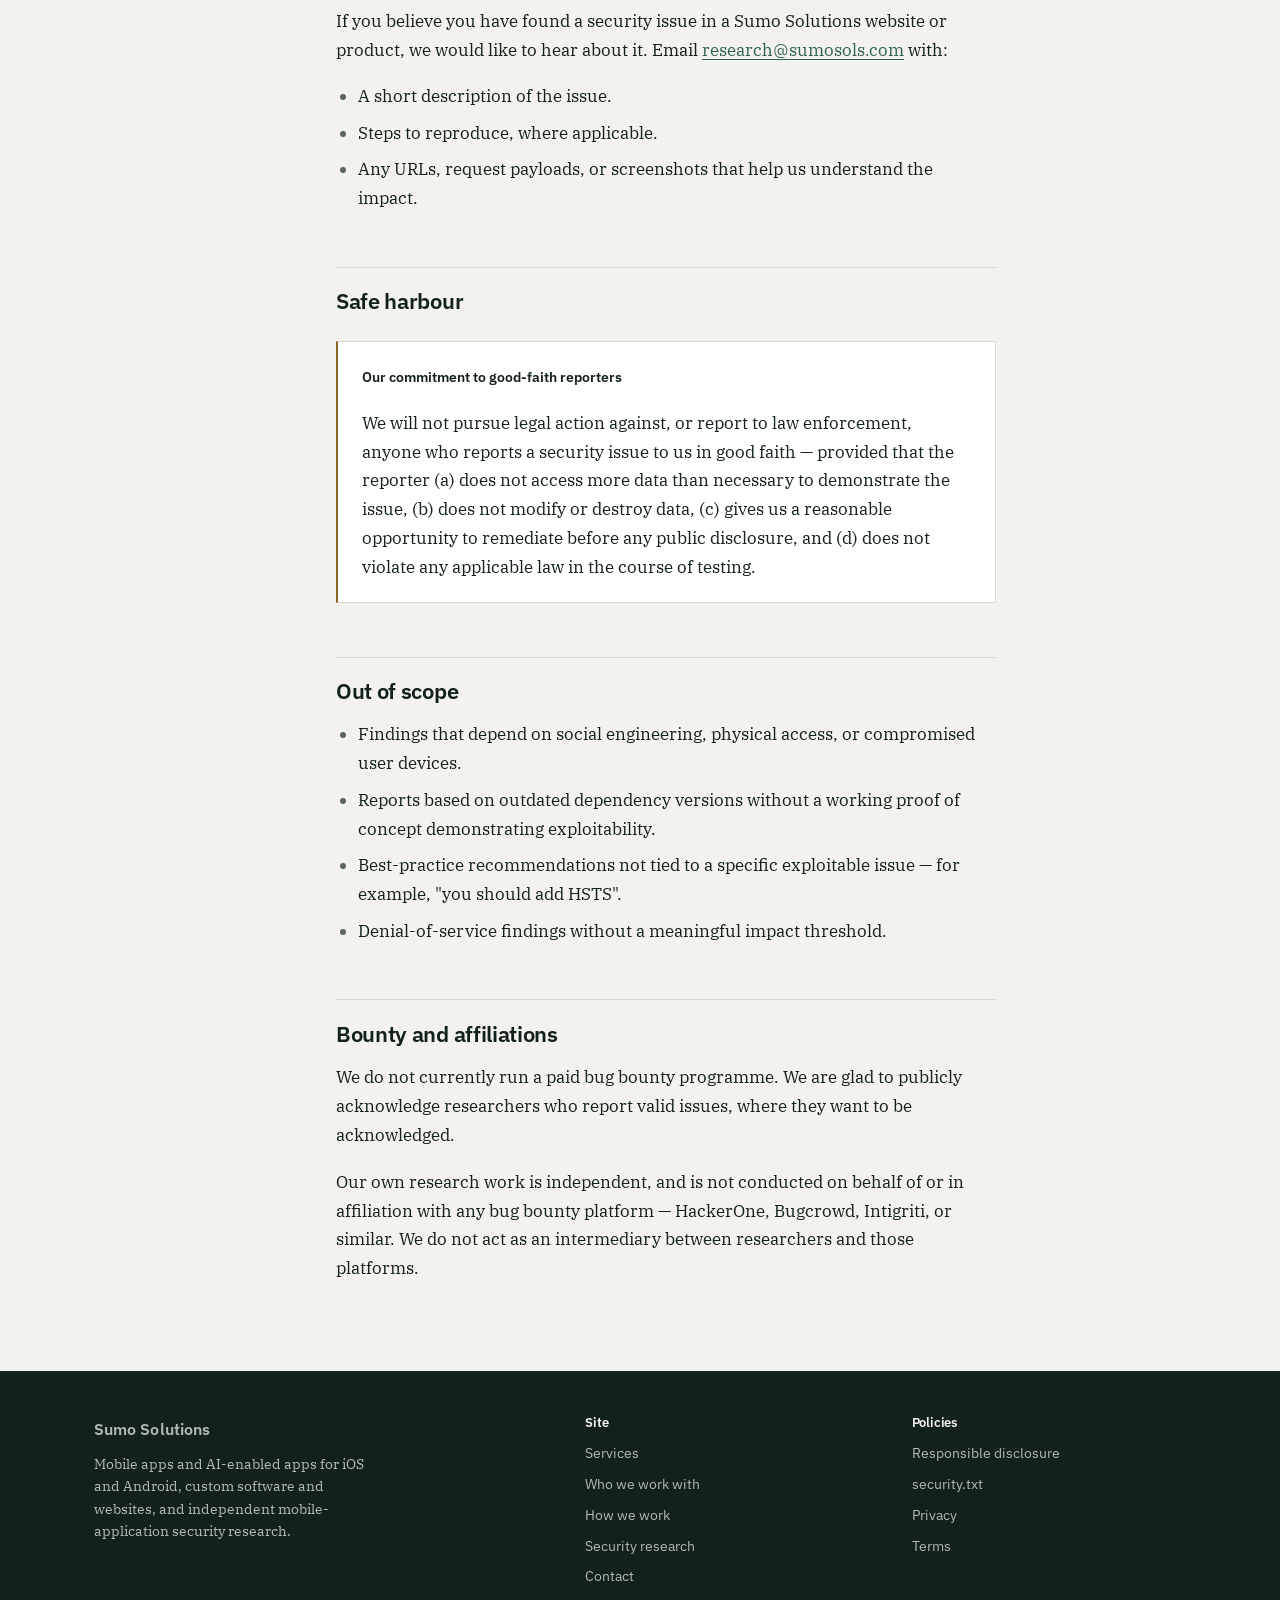
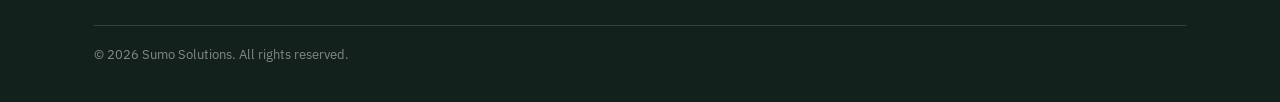
<file: responsible-disclosure.html>
<!DOCTYPE html>
<html lang="en">
<head>
  <meta charset="UTF-8">
  <meta name="viewport" content="width=device-width, initial-scale=1.0">

  <title>Responsible Disclosure — Sumo Solutions</title>
  <meta name="description" content="Responsible disclosure policy for Sumo Solutions — how we report security issues to vendors, and how to report security issues in our own products to us.">

  <link rel="canonical" href="https://www.sumosols.com/responsible-disclosure.html">
  <link rel="icon" type="image/svg+xml" href="favicon.svg">
  <meta name="theme-color" content="#1C3A30">

  <meta property="og:title" content="Responsible Disclosure — Sumo Solutions">
  <meta property="og:description" content="Coordinated disclosure policy: how Sumo Solutions reports security issues to vendors, and how to report issues to us.">
  <meta property="og:type" content="website">
  <meta property="og:url" content="https://www.sumosols.com/responsible-disclosure.html">
  <meta property="og:site_name" content="Sumo Solutions">
  <meta property="og:image" content="https://www.sumosols.com/assets/og.png">
  <meta property="og:image:width" content="1200">
  <meta property="og:image:height" content="630">
  <meta property="og:image:alt" content="Sumo Solutions — apps that keep working after we leave. Mobile apps, AI-enabled apps, software and websites, security research.">
  <meta name="twitter:image" content="https://www.sumosols.com/assets/og.png">
  <meta name="twitter:card" content="summary_large_image">
  <meta name="twitter:title" content="Responsible Disclosure — Sumo Solutions">
  <meta name="twitter:description" content="Coordinated disclosure policy: how Sumo Solutions reports security issues to vendors, and how to report issues to us.">

  <link rel="preconnect" href="https://fonts.googleapis.com">
  <link rel="preconnect" href="https://fonts.gstatic.com" crossorigin>
  <link href="https://fonts.googleapis.com/css2?family=IBM+Plex+Mono:wght@400;500&family=IBM+Plex+Sans:wght@400;500;600&family=IBM+Plex+Serif:ital,wght@0,400;0,600;1,400&display=swap" rel="stylesheet">

  <link rel="stylesheet" href="assets/style.css">
</head>
<body>

  <header class="masthead">
    <div class="wrap masthead__inner">
      <a class="wordmark" href="/">Sumo Solutions</a>
      <nav aria-label="Primary">
        <ul class="masthead__nav">
          <li><a href="/#services">Services</a></li>
          <li><a href="/#clients">Who we work with</a></li>
          <li><a href="research.html">Security research</a></li>
          <li><a href="/#contact">Contact</a></li>
        </ul>
      </nav>
    </div>
  </header>

  <main>

    <div class="wrap spine doc-head">
      <p class="spine__label">Policy</p>
      <div>
        <h1>Responsible disclosure</h1>
        <p class="lede">This policy covers two situations: when we report a security issue to a third-party vendor, and when someone reports a security issue in one of our own systems to us.</p>
        <dl class="doc-meta">
          <dt>Last updated</dt>
          <dd>25 April 2026</dd>
          <dt>Contact</dt>
          <dd><a href="mailto:research@sumosols.com">research@sumosols.com</a></dd>
          <dt>Machine-readable</dt>
          <dd><a href="/.well-known/security.txt">/.well-known/security.txt</a> (RFC 9116)</dd>
        </dl>
      </div>
    </div>

    <div class="wrap spine doc-body">
      <nav class="toc" aria-label="On this page">
        <h2>On this page</h2>
        <ol>
          <li><a href="#to-vendor">When we report to a vendor</a></li>
          <li><a href="#received">If you received an email from us</a></li>
          <li><a href="#report-to-us">Reporting an issue to us</a></li>
          <li><a href="#safe-harbour">Safe harbour</a></li>
          <li><a href="#out-of-scope">Out of scope</a></li>
          <li><a href="#bounty">Bounty and affiliations</a></li>
        </ol>
      </nav>

      <div class="prose">
        <h2 id="to-vendor">When we report to a vendor</h2>
        <p>When our research line identifies a security issue in another company's application, we follow these steps in order.</p>
        <ol>
          <li><strong>Initial contact.</strong> A short, high-level email goes to the developer contact address listed on the Google Play Store. It contains no technical detail, no exploit code, no sensitive data, and no step-by-step instructions that could enable harm.</li>
          <li><strong>Acknowledgement.</strong> We wait for the vendor to confirm a point of contact for security communications. Nothing is published, shared, or sold during this period.</li>
          <li><strong>Technical disclosure.</strong> Once a contact is confirmed, we share the affected component, the root cause, and a recommended fix.</li>
          <li><strong>Remediation window.</strong> Vendors get reasonable time to remediate. We do not impose hard deadlines and we do not threaten public disclosure to apply pressure.</li>
          <li><strong>Follow-up.</strong> At most two follow-ups, at least seven days apart. After 90 days with no response the case is recorded as <em>no response</em> — we still do not publish details unilaterally.</li>
        </ol>
        <p>We do not access real user accounts, and any runtime testing is limited to test accounts we create ourselves. If user data is incidentally observed while establishing that an access control is missing, we do not retain or analyse it; it is deleted once the finding has been documented.</p>

        <h2 id="received">If you received a disclosure email from us</h2>
        <p>Reply to the address the message came from — normally <span class="mono">research@sumosols.com</span> — with the right security contact for your team. We will share technical detail securely once that contact is confirmed.</p>
        <p>There is no obligation to engage us further. The disclosure is provided in good faith with no conditions attached: no fee, no request for account access, and no follow-on sales pitch.</p>

        <h2 id="report-to-us">Reporting an issue in our own systems</h2>
        <p>If you believe you have found a security issue in a Sumo Solutions website or product, we would like to hear about it. Email <a href="mailto:research@sumosols.com">research@sumosols.com</a> with:</p>
        <ul>
          <li>A short description of the issue.</li>
          <li>Steps to reproduce, where applicable.</li>
          <li>Any URLs, request payloads, or screenshots that help us understand the impact.</li>
        </ul>

        <h2 id="safe-harbour">Safe harbour</h2>
        <div class="callout">
          <p><strong>Our commitment to good-faith reporters</strong></p>
          <p>We will not pursue legal action against, or report to law enforcement, anyone who reports a security issue to us in good faith — provided that the reporter (a) does not access more data than necessary to demonstrate the issue, (b) does not modify or destroy data, (c) gives us a reasonable opportunity to remediate before any public disclosure, and (d) does not violate any applicable law in the course of testing.</p>
        </div>

        <h2 id="out-of-scope">Out of scope</h2>
        <ul>
          <li>Findings that depend on social engineering, physical access, or compromised user devices.</li>
          <li>Reports based on outdated dependency versions without a working proof of concept demonstrating exploitability.</li>
          <li>Best-practice recommendations not tied to a specific exploitable issue — for example, "you should add HSTS".</li>
          <li>Denial-of-service findings without a meaningful impact threshold.</li>
        </ul>

        <h2 id="bounty">Bounty and affiliations</h2>
        <p>We do not currently run a paid bug bounty programme. We are glad to publicly acknowledge researchers who report valid issues, where they want to be acknowledged.</p>
        <p>Our own research work is independent, and is not conducted on behalf of or in affiliation with any bug bounty platform — HackerOne, Bugcrowd, Intigriti, or similar. We do not act as an intermediary between researchers and those platforms.</p>
      </div>
    </div>

  </main>

  <footer class="footer">
    <div class="wrap">
      <div class="footer__grid">
        <div>
          <a class="wordmark" href="/">Sumo Solutions</a>
          <p class="footer__about">Mobile apps and AI-enabled apps for iOS and Android, custom software and websites, and independent mobile-application security research.</p>
        </div>
        <div>
          <h2>Site</h2>
          <ul>
            <li><a href="/#services">Services</a></li>
            <li><a href="/#clients">Who we work with</a></li>
            <li><a href="/#how-we-work">How we work</a></li>
            <li><a href="research.html">Security research</a></li>
            <li><a href="/#contact">Contact</a></li>
          </ul>
        </div>
        <div>
          <h2>Policies</h2>
          <ul>
            <li><a href="responsible-disclosure.html">Responsible disclosure</a></li>
            <li><a href="/.well-known/security.txt">security.txt</a></li>
            <li><a href="privacy.html">Privacy</a></li>
            <li><a href="terms.html">Terms</a></li>
          </ul>
        </div>
      </div>
      <p class="footer__base">&copy; 2026 Sumo Solutions. All rights reserved.</p>
    </div>
  </footer>

</body>
</html>
</file>
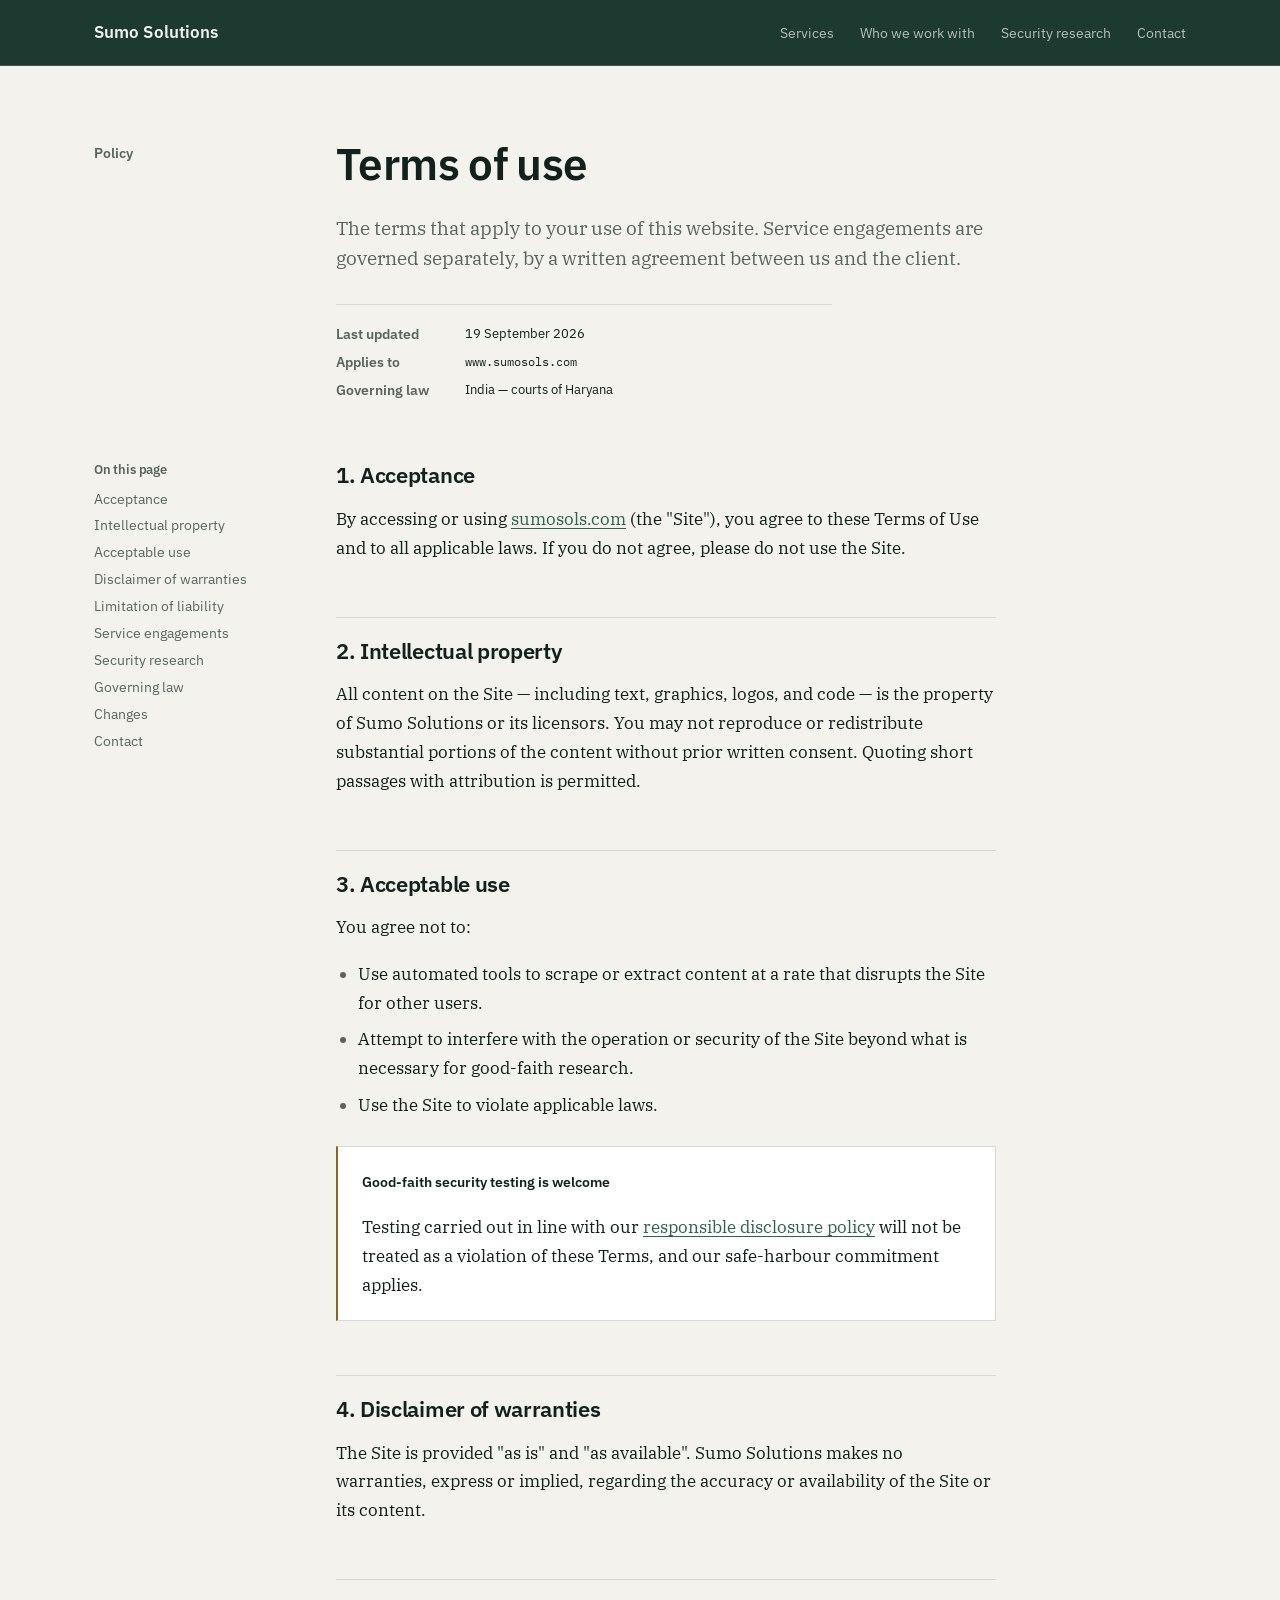
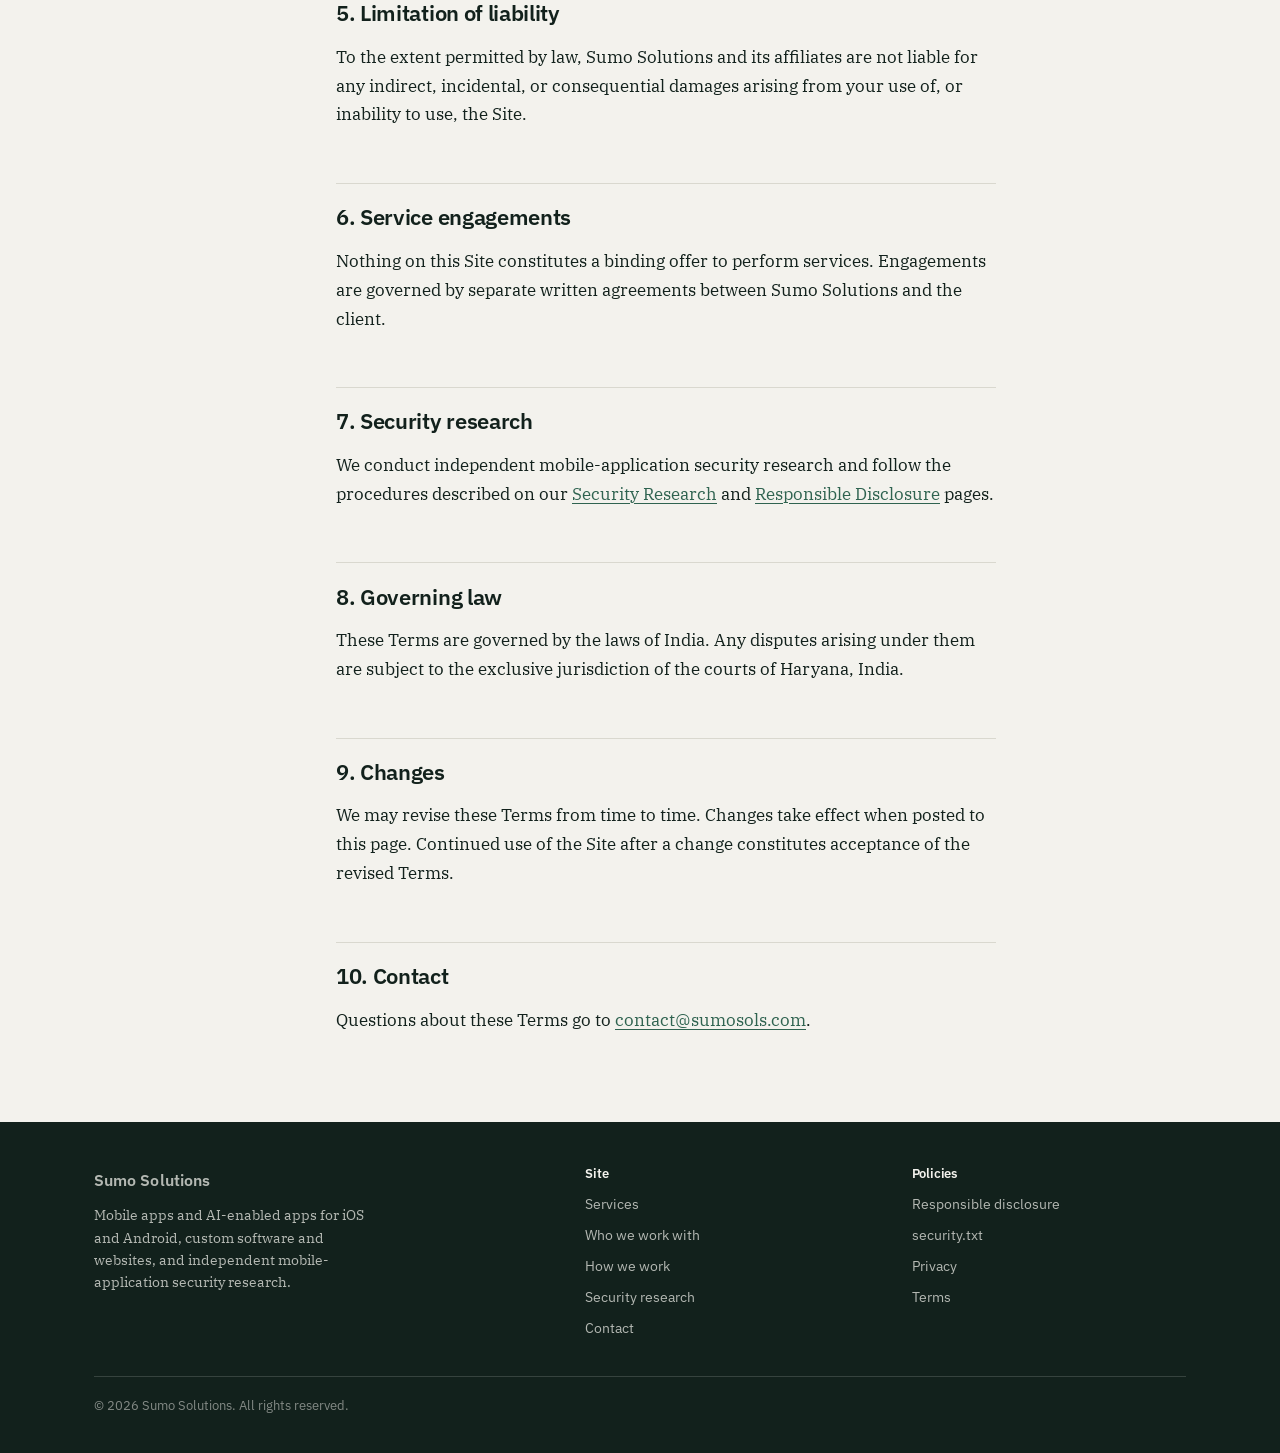
<file: terms.html>
<!DOCTYPE html>
<html lang="en">
<head>
  <meta charset="UTF-8">
  <meta name="viewport" content="width=device-width, initial-scale=1.0">

  <title>Terms of Use — Sumo Solutions</title>
  <meta name="description" content="Terms of Use for the Sumo Solutions website (sumosols.com).">

  <link rel="canonical" href="https://www.sumosols.com/terms.html">
  <link rel="icon" type="image/svg+xml" href="favicon.svg">
  <meta name="theme-color" content="#1C3A30">

  <meta property="og:title" content="Terms of Use — Sumo Solutions">
  <meta property="og:description" content="Terms of Use for the Sumo Solutions website (sumosols.com).">
  <meta property="og:type" content="website">
  <meta property="og:url" content="https://www.sumosols.com/terms.html">
  <meta property="og:site_name" content="Sumo Solutions">
  <meta property="og:image" content="https://www.sumosols.com/assets/og.png">
  <meta property="og:image:width" content="1200">
  <meta property="og:image:height" content="630">
  <meta property="og:image:alt" content="Sumo Solutions — apps that keep working after we leave. Mobile apps, AI-enabled apps, software and websites, security research.">
  <meta name="twitter:image" content="https://www.sumosols.com/assets/og.png">
  <meta name="twitter:card" content="summary_large_image">
  <meta name="twitter:title" content="Terms of Use — Sumo Solutions">
  <meta name="twitter:description" content="Terms of Use for the Sumo Solutions website (sumosols.com).">

  <link rel="preconnect" href="https://fonts.googleapis.com">
  <link rel="preconnect" href="https://fonts.gstatic.com" crossorigin>
  <link href="https://fonts.googleapis.com/css2?family=IBM+Plex+Mono:wght@400;500&family=IBM+Plex+Sans:wght@400;500;600&family=IBM+Plex+Serif:ital,wght@0,400;0,600;1,400&display=swap" rel="stylesheet">

  <link rel="stylesheet" href="assets/style.css">
</head>
<body>

  <header class="masthead">
    <div class="wrap masthead__inner">
      <a class="wordmark" href="/">Sumo Solutions</a>
      <nav aria-label="Primary">
        <ul class="masthead__nav">
          <li><a href="/#services">Services</a></li>
          <li><a href="/#clients">Who we work with</a></li>
          <li><a href="research.html">Security research</a></li>
          <li><a href="/#contact">Contact</a></li>
        </ul>
      </nav>
    </div>
  </header>

  <main>

    <div class="wrap spine doc-head">
      <p class="spine__label">Policy</p>
      <div>
        <h1>Terms of use</h1>
        <p class="lede">The terms that apply to your use of this website. Service engagements are governed separately, by a written agreement between us and the client.</p>
        <dl class="doc-meta">
          <dt>Last updated</dt>
          <dd>19 September 2026</dd>
          <dt>Applies to</dt>
          <dd><span class="mono">www.sumosols.com</span></dd>
          <dt>Governing law</dt>
          <dd>India — courts of Haryana</dd>
        </dl>
      </div>
    </div>

    <div class="wrap spine doc-body">
      <nav class="toc" aria-label="On this page">
        <h2>On this page</h2>
        <ol>
          <li><a href="#acceptance">Acceptance</a></li>
          <li><a href="#ip">Intellectual property</a></li>
          <li><a href="#acceptable-use">Acceptable use</a></li>
          <li><a href="#warranties">Disclaimer of warranties</a></li>
          <li><a href="#liability">Limitation of liability</a></li>
          <li><a href="#engagements">Service engagements</a></li>
          <li><a href="#research">Security research</a></li>
          <li><a href="#law">Governing law</a></li>
          <li><a href="#changes">Changes</a></li>
          <li><a href="#contact">Contact</a></li>
        </ol>
      </nav>

      <div class="prose">
        <h2 id="acceptance">1. Acceptance</h2>
        <p>By accessing or using <a href="https://www.sumosols.com">sumosols.com</a> (the "Site"), you agree to these Terms of Use and to all applicable laws. If you do not agree, please do not use the Site.</p>

        <h2 id="ip">2. Intellectual property</h2>
        <p>All content on the Site — including text, graphics, logos, and code — is the property of Sumo Solutions or its licensors. You may not reproduce or redistribute substantial portions of the content without prior written consent. Quoting short passages with attribution is permitted.</p>

        <h2 id="acceptable-use">3. Acceptable use</h2>
        <p>You agree not to:</p>
        <ul>
          <li>Use automated tools to scrape or extract content at a rate that disrupts the Site for other users.</li>
          <li>Attempt to interfere with the operation or security of the Site beyond what is necessary for good-faith research.</li>
          <li>Use the Site to violate applicable laws.</li>
        </ul>
        <div class="callout">
          <p><strong>Good-faith security testing is welcome</strong></p>
          <p>Testing carried out in line with our <a href="responsible-disclosure.html">responsible disclosure policy</a> will not be treated as a violation of these Terms, and our safe-harbour commitment applies.</p>
        </div>

        <h2 id="warranties">4. Disclaimer of warranties</h2>
        <p>The Site is provided "as is" and "as available". Sumo Solutions makes no warranties, express or implied, regarding the accuracy or availability of the Site or its content.</p>

        <h2 id="liability">5. Limitation of liability</h2>
        <p>To the extent permitted by law, Sumo Solutions and its affiliates are not liable for any indirect, incidental, or consequential damages arising from your use of, or inability to use, the Site.</p>

        <h2 id="engagements">6. Service engagements</h2>
        <p>Nothing on this Site constitutes a binding offer to perform services. Engagements are governed by separate written agreements between Sumo Solutions and the client.</p>

        <h2 id="research">7. Security research</h2>
        <p>We conduct independent mobile-application security research and follow the procedures described on our <a href="research.html">Security Research</a> and <a href="responsible-disclosure.html">Responsible Disclosure</a> pages.</p>

        <h2 id="law">8. Governing law</h2>
        <p>These Terms are governed by the laws of India. Any disputes arising under them are subject to the exclusive jurisdiction of the courts of Haryana, India.</p>

        <h2 id="changes">9. Changes</h2>
        <p>We may revise these Terms from time to time. Changes take effect when posted to this page. Continued use of the Site after a change constitutes acceptance of the revised Terms.</p>

        <h2 id="contact">10. Contact</h2>
        <p>Questions about these Terms go to <a href="mailto:contact@sumosols.com">contact@sumosols.com</a>.</p>
      </div>
    </div>

  </main>

  <footer class="footer">
    <div class="wrap">
      <div class="footer__grid">
        <div>
          <a class="wordmark" href="/">Sumo Solutions</a>
          <p class="footer__about">Mobile apps and AI-enabled apps for iOS and Android, custom software and websites, and independent mobile-application security research.</p>
        </div>
        <div>
          <h2>Site</h2>
          <ul>
            <li><a href="/#services">Services</a></li>
            <li><a href="/#clients">Who we work with</a></li>
            <li><a href="/#how-we-work">How we work</a></li>
            <li><a href="research.html">Security research</a></li>
            <li><a href="/#contact">Contact</a></li>
          </ul>
        </div>
        <div>
          <h2>Policies</h2>
          <ul>
            <li><a href="responsible-disclosure.html">Responsible disclosure</a></li>
            <li><a href="/.well-known/security.txt">security.txt</a></li>
            <li><a href="privacy.html">Privacy</a></li>
            <li><a href="terms.html">Terms</a></li>
          </ul>
        </div>
      </div>
      <p class="footer__base">&copy; 2026 Sumo Solutions. All rights reserved.</p>
    </div>
  </footer>

</body>
</html>
</file>
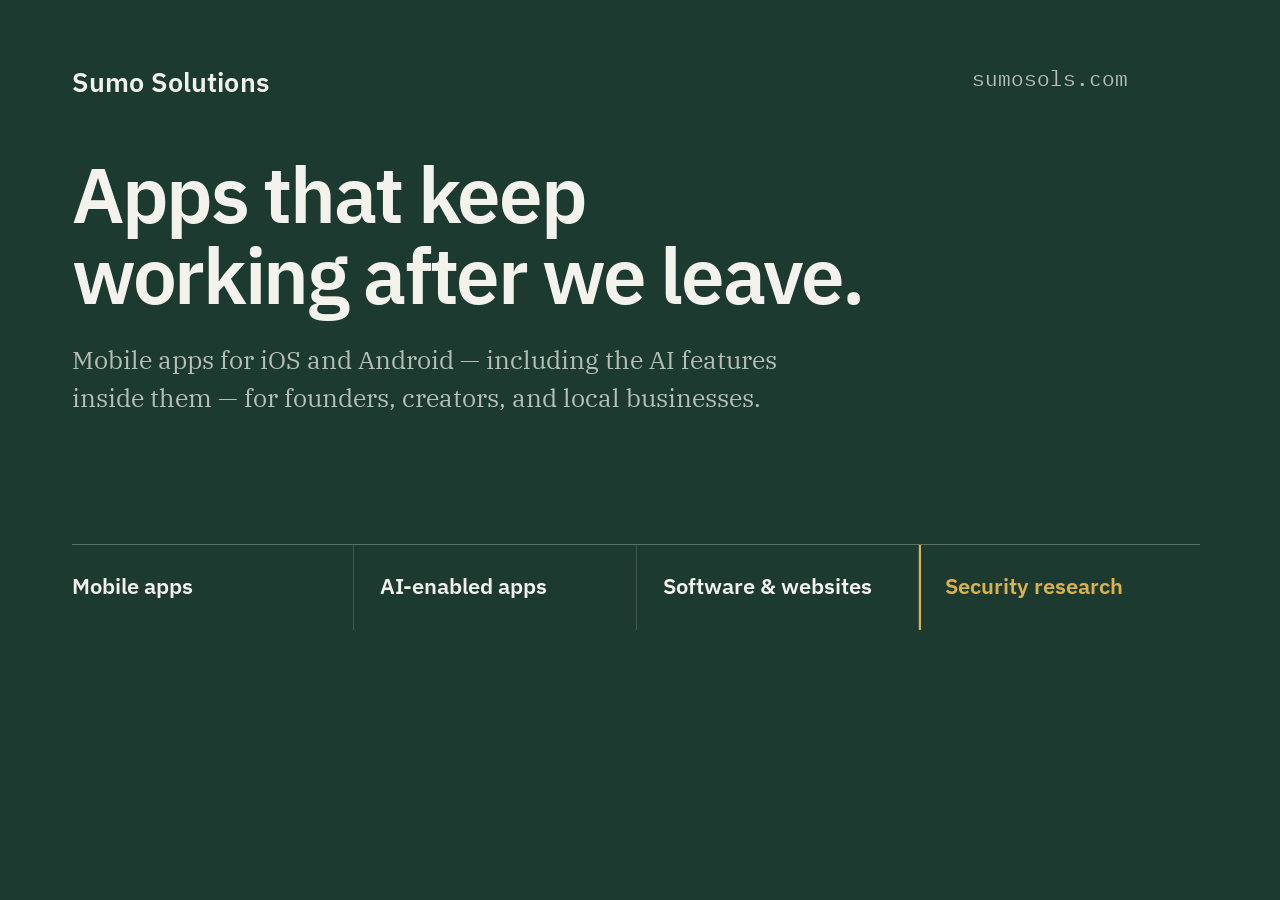
<file: _scripts/og-card.html>
<!DOCTYPE html>
<!--
  Source for assets/og.png — the 1200x630 social share card.

  This is not linked from the site; it exists so the image can be
  regenerated. It is built from the same tokens as assets/style.css,
  so if the headline or the service lines change on the homepage,
  update this file and re-export.

  To re-export (any headless-browser screenshot tool works):
    1. Serve the repo:  py -m http.server 8000
    2. Open http://localhost:8000/_scripts/og-card.html at exactly
       1200x630 and wait for the webfonts to load.
    3. Screenshot the viewport and save as assets/og.png.

  Keep the output at exactly 1200x630 — og:image:width and
  og:image:height are declared in every page's <head>.
-->
<html lang="en">
<head>
<meta charset="UTF-8">
<link rel="preconnect" href="https://fonts.googleapis.com">
<link rel="preconnect" href="https://fonts.gstatic.com" crossorigin>
<link href="https://fonts.googleapis.com/css2?family=IBM+Plex+Mono:wght@400;500&family=IBM+Plex+Sans:wght@400;500;600&family=IBM+Plex+Serif:wght@400&display=swap" rel="stylesheet">
<style>
  :root {
    --pine: #1C3A30;
    --paper: #F3F2ED;
    --brass-lt: #D9B24C;
    --rule-dark: rgba(243, 242, 237, 0.16);
    --muted-dark: rgba(243, 242, 237, 0.72);
  }
  * { box-sizing: border-box; margin: 0; padding: 0; }
  html, body { width: 1200px; height: 630px; }
  body {
    background: var(--pine);
    color: var(--paper);
    font-family: 'IBM Plex Sans', sans-serif;
    display: flex;
    flex-direction: column;
    justify-content: space-between;
    padding: 64px 72px 0;
  }
  .wordmark { font-size: 27px; font-weight: 600; letter-spacing: 0.005em; }
  h1 {
    font-size: 78px;
    font-weight: 600;
    line-height: 1.04;
    letter-spacing: -0.03em;
    max-width: 17ch;
    margin-top: 54px;
  }
  .lede {
    font-family: 'IBM Plex Serif', serif;
    font-size: 25px;
    line-height: 1.5;
    color: var(--muted-dark);
    max-width: 52ch;
    margin-top: 26px;
  }
  .strip {
    display: grid;
    grid-template-columns: repeat(4, 1fr);
    gap: 1px;
    background: var(--rule-dark);
    border-top: 1px solid var(--rule-dark);
    margin: 0 -72px 0 0;
  }
  .strip div { background: var(--pine); padding: 26px 26px 30px; }
  .strip div:first-child { padding-left: 0; }
  .strip .is-research { box-shadow: inset 2px 0 0 var(--brass-lt); }
  .name { display: block; font-size: 22px; font-weight: 600; }
  .is-research .name { color: var(--brass-lt); }
  .domain {
    font-family: 'IBM Plex Mono', monospace;
    font-size: 21px;
    color: var(--muted-dark);
    float: right;
  }
</style>
</head>
<body>
  <div>
    <span class="domain">sumosols.com</span>
    <div class="wordmark">Sumo Solutions</div>
    <h1>Apps that keep working after we leave.</h1>
    <p class="lede">Mobile apps for iOS and Android — including the AI features inside them — for founders, creators, and local businesses.</p>
  </div>

  <div class="strip">
    <div><span class="name">Mobile apps</span></div>
    <div><span class="name">AI-enabled apps</span></div>
    <div><span class="name">Software &amp; websites</span></div>
    <div class="is-research"><span class="name">Security research</span></div>
  </div>
</body>
</html>
</file>
<file: assets/style.css>
/* ==========================================================================
   Sumo Solutions — shared stylesheet
   Hand-written; no CSS framework.

   Design notes
   ------------
   The site has two audiences: people evaluating a build partner, and vendor
   security contacts checking whether a disclosure email from us is genuine.
   The second one sets the tone — this is built to read as a specification
   document (precise, dated, cross-referenced), not a marketing page.

   Palette is pine ink on warm paper. Brass is the only accent and it is
   reserved for the security-research line; do not spend it elsewhere.
   ========================================================================== */

/* --- Tokens --------------------------------------------------------------- */

:root {
  --ink:        #12211C;
  --pine:       #1C3A30;
  --moss:       #2F6350;
  --paper:      #F3F2ED;
  --paper-dim:  #E9E8E1;
  --card:       #FFFFFF;

  /* Brass: security-research accent only.
     --brass passes AA on paper; --brass-lt is the dark-surface counterpart. */
  --brass:      #8A6524;
  --brass-lt:   #D9B24C;

  --muted:      #5A6560;
  --rule:       #D9D8CF;
  --rule-soft:  #E6E5DD;
  --rule-dark:  rgba(243, 242, 237, 0.16);
  --muted-dark: rgba(243, 242, 237, 0.72);

  --sans:  'IBM Plex Sans', -apple-system, BlinkMacSystemFont, 'Segoe UI', sans-serif;
  --serif: 'IBM Plex Serif', Georgia, 'Times New Roman', serif;
  --mono:  'IBM Plex Mono', ui-monospace, SFMono-Regular, Consolas, monospace;

  --t-hero: clamp(2.3rem, 1.35rem + 4vw, 4.1rem);
  --t-h1:   clamp(1.95rem, 1.45rem + 1.9vw, 2.75rem);
  --t-h2:   1.4rem;
  --t-h3:   1.1rem;
  --t-body: 1.0625rem;
  --t-sm:   0.875rem;
  --t-xs:   0.785rem;

  --gut:   24px;
  --wrap:  1140px;
  --spine: 190px;
}

/* --- Reset ---------------------------------------------------------------- */

*, *::before, *::after { box-sizing: border-box; }

html { -webkit-text-size-adjust: 100%; scroll-behavior: smooth; }

body {
  margin: 0;
  background: var(--paper);
  color: var(--ink);
  font-family: var(--serif);
  font-size: var(--t-body);
  line-height: 1.7;
  -webkit-font-smoothing: antialiased;
  text-rendering: optimizeLegibility;
}

img, svg { max-width: 100%; height: auto; }

/* --- Base type ------------------------------------------------------------ */

h1, h2, h3, h4, .sans { font-family: var(--sans); }

h1, h2, h3, h4 {
  margin: 0;
  color: var(--ink);
  font-weight: 600;
  line-height: 1.2;
  letter-spacing: -0.014em;
}

p { margin: 0 0 1.05em; }
p:last-child { margin-bottom: 0; }

strong { font-weight: 600; }

code, .mono {
  font-family: var(--mono);
  font-size: 0.92em;
  font-variant-ligatures: none;
}

code {
  background: var(--paper-dim);
  border: 1px solid var(--rule-soft);
  border-radius: 3px;
  padding: 0.08em 0.36em;
}

a { color: var(--moss); text-decoration-thickness: 1px; text-underline-offset: 0.18em; }
a:hover { color: var(--ink); }

:focus-visible {
  outline: 2px solid var(--brass);
  outline-offset: 3px;
  border-radius: 1px;
}

/* --- Layout primitives ---------------------------------------------------- */

.wrap {
  width: 100%;
  max-width: var(--wrap);
  margin-inline: auto;
  padding-inline: var(--gut);
}

/* The spine: a narrow left column naming the section, a wide column of
   content. It tells you where you are without a centred heading. */
.spine { display: grid; gap: 14px 52px; }

.spine__label {
  font-family: var(--sans);
  font-size: var(--t-sm);
  font-weight: 600;
  color: var(--muted);
  letter-spacing: 0.005em;
}

@media (min-width: 992px) {
  .spine { grid-template-columns: var(--spine) minmax(0, 1fr); }
  .spine__label { padding-top: 0.32em; }
}

.prose { max-width: 66ch; }
.lede { font-size: 1.2rem; line-height: 1.6; color: var(--ink); }
.muted { color: var(--muted); }
.small { font-size: var(--t-sm); }

.section { padding-block: clamp(56px, 7vw, 92px); }
.section + .section { border-top: 1px solid var(--rule); }

/* The masthead is sticky from 768px up; keep jump targets clear of it. */
section[id], .row[id] { scroll-margin-top: 92px; }

/* --- Masthead ------------------------------------------------------------- */

.masthead {
  background: var(--pine);
  color: var(--paper);
  border-bottom: 1px solid var(--rule-dark);
}

.masthead__inner {
  display: flex;
  flex-wrap: wrap;
  align-items: baseline;
  justify-content: space-between;
  gap: 8px 28px;
  padding-block: 16px;
}

.wordmark {
  font-family: var(--sans);
  font-size: 1.06rem;
  font-weight: 600;
  letter-spacing: 0.005em;
  color: var(--paper);
  text-decoration: none;
  white-space: nowrap;
}
.wordmark:hover { color: var(--paper); }

.masthead__nav {
  display: flex;
  flex-wrap: wrap;
  gap: 6px 26px;
  margin: 0;
  padding: 0;
  list-style: none;
  font-family: var(--sans);
  font-size: var(--t-sm);
}

.masthead__nav a {
  color: var(--muted-dark);
  text-decoration: none;
  padding-block: 2px;
  border-bottom: 1px solid transparent;
}
.masthead__nav a:hover { color: var(--paper); border-bottom-color: var(--rule-dark); }
.masthead__nav a[aria-current="page"] { color: var(--paper); border-bottom-color: var(--paper); }

@media (min-width: 768px) {
  .masthead { position: sticky; top: 0; z-index: 20; }
  .masthead__inner { padding-block: 18px; }
}

/* --- Hero ----------------------------------------------------------------- */

.hero {
  background: var(--pine);
  color: var(--paper);
}

.hero__inner { padding-top: clamp(56px, 8vw, 104px); }

.hero h1 {
  font-size: var(--t-hero);
  font-weight: 600;
  line-height: 1.06;
  letter-spacing: -0.028em;
  color: var(--paper);
  max-width: 17ch;
  margin-bottom: 0.55em;
}

.hero__lede {
  font-size: clamp(1.08rem, 0.98rem + 0.4vw, 1.25rem);
  line-height: 1.6;
  color: var(--muted-dark);
  max-width: 56ch;
  margin-bottom: clamp(36px, 5vw, 52px);
}

/* Addresses are the hero's call to action — no button to hunt for. */
.hero__contacts {
  display: flex;
  flex-wrap: wrap;
  gap: 22px 56px;
  padding-bottom: clamp(48px, 7vw, 84px);
}

.hero__contact .label {
  display: block;
  font-family: var(--sans);
  font-size: var(--t-xs);
  color: var(--muted-dark);
  margin-bottom: 6px;
}

.hero__contact a {
  font-family: var(--mono);
  font-size: clamp(0.95rem, 0.9rem + 0.25vw, 1.06rem);
  color: var(--paper);
  text-decoration: none;
  border-bottom: 1px solid var(--rule-dark);
  padding-bottom: 3px;
}
.hero__contact a:hover { color: var(--paper); border-bottom-color: var(--paper); }

/* --- Capability index ----------------------------------------------------- */
/* Four cells stating the firm's whole scope, and real jump navigation.
   1px gaps over a rule-coloured background draw the dividers. */

.index-strip {
  display: grid;
  gap: 1px;
  margin: 0;
  padding: 0;
  list-style: none;
  background: var(--rule-dark);
  border-top: 1px solid var(--rule-dark);
}

.index-strip li { background: var(--pine); }

/* Cells sit flush with the hero text on the left; the frame supplies the
   page gutter so the dividers and the headline share one edge. */
.index-strip a {
  display: block;
  height: 100%;
  padding: 20px 0 22px;
  text-decoration: none;
  color: var(--paper);
}
.index-strip a:hover { background: rgba(243, 242, 237, 0.045); }

.index-strip .name {
  display: block;
  font-family: var(--sans);
  font-size: 0.95rem;
  font-weight: 600;
  margin-bottom: 4px;
}

.index-strip .detail {
  display: block;
  font-size: var(--t-xs);
  line-height: 1.5;
  color: var(--muted-dark);
}

/* The research line is self-directed work, not a client service — the brass
   edge marks that difference rather than decorating it. */
.index-strip .is-research a { box-shadow: inset 0 2px 0 var(--brass-lt); }
.index-strip .is-research .name { color: var(--brass-lt); }

@media (min-width: 620px) {
  .index-strip { grid-template-columns: repeat(2, 1fr); }
  .index-strip a { padding-inline: 22px; }
  .index-strip li:nth-child(odd) a { padding-left: 0; }
}

@media (min-width: 992px) {
  .index-strip { grid-template-columns: repeat(4, 1fr); }
  .index-strip a { padding-inline: 26px; }
  .index-strip li:nth-child(odd) a { padding-left: 26px; }
  .index-strip li:first-child a { padding-left: 0; }
  .index-strip .is-research a { box-shadow: inset 2px 0 0 var(--brass-lt); }
}

.index-strip__frame { max-width: var(--wrap); margin-inline: auto; padding-inline: var(--gut); }
@media (min-width: 992px) { .index-strip__frame { padding-right: 0; } }

/* --- Service rows --------------------------------------------------------- */
/* Rows, not a grid of identical cards: each line of business gets as much
   room as it needs and the shared rule does the aligning. */

.row {
  display: grid;
  gap: 6px 52px;
  padding-block: 30px;
  border-top: 1px solid var(--rule);
}
.row:first-child { border-top: 0; padding-top: 0; }

.row h3 { font-size: var(--t-h3); font-weight: 600; }

.row__body { max-width: 62ch; }

/* A fixed grid rather than a wrapped flex row: every item keeps its rule
   and no divider is ever left dangling at the start of a new line. */
.row__deliverables {
  display: grid;
  grid-template-columns: repeat(2, minmax(0, 1fr));
  gap: 10px 22px;
  margin: 16px 0 0;
  padding: 0;
  list-style: none;
  font-family: var(--sans);
  font-size: var(--t-xs);
  line-height: 1.45;
  color: var(--muted);
}

.row__deliverables li { padding-left: 12px; border-left: 1px solid var(--rule); }

@media (min-width: 992px) { .row__deliverables { grid-template-columns: repeat(4, minmax(0, 1fr)); } }

.row__more {
  display: inline-block;
  margin-top: 14px;
  font-family: var(--sans);
  font-size: var(--t-sm);
  color: var(--brass);
}

/* One brass hairline across the top of the research row is enough to mark it
   as the odd line out. A full-height rule reads as emphasis, not distinction. */
.row.is-research { border-top: 2px solid var(--brass); }

@media (min-width: 768px) {
  .row { grid-template-columns: minmax(180px, 1fr) minmax(0, 2.4fr); }
}

/* Capabilities that come with an engagement but are not service lines of
   their own — kept discoverable without competing with the four rows. */
.aside-note {
  margin: 40px 0 0;
  padding-top: 22px;
  border-top: 1px solid var(--rule);
  max-width: 64ch;
  font-size: var(--t-sm);
  line-height: 1.65;
  color: var(--muted);
}
.aside-note strong { font-family: var(--sans); color: var(--ink); }

/* --- Three-up blocks (principles, client types) ---------------------------- */

.principles, .audiences {
  display: grid;
  gap: 28px 44px;
  margin: 36px 0 0;
  padding: 0;
  list-style: none;
}

.principles h3, .audiences h3 {
  font-size: 0.98rem;
  font-weight: 600;
  margin-bottom: 8px;
  padding-top: 14px;
  border-top: 1px solid var(--rule);
}

.principles p, .audiences p { font-size: var(--t-sm); line-height: 1.65; color: var(--muted); }

@media (min-width: 768px) {
  .principles, .audiences { grid-template-columns: repeat(3, 1fr); }
}

/* --- Facts ---------------------------------------------------------------- */
/* Plain key/value rows. A document states its terms; it doesn't sell them. */

/* Sits under the principles in "How we work" — the concrete terms behind
   the three statements above it. */
.facts { margin: 46px 0 0; }

.facts > div {
  display: grid;
  gap: 2px 32px;
  padding-block: 14px;
  border-top: 1px solid var(--rule);
}
.facts > div:last-child { border-bottom: 1px solid var(--rule); }

.facts dt {
  font-family: var(--sans);
  font-size: var(--t-sm);
  font-weight: 600;
  color: var(--ink);
}

.facts dd { margin: 0; font-size: var(--t-sm); color: var(--muted); }

@media (min-width: 620px) { .facts > div { grid-template-columns: minmax(170px, 1fr) minmax(0, 2.6fr); } }

/* --- Contact -------------------------------------------------------------- */

.contact { background: var(--pine); color: var(--paper); }
.contact h2, .contact h3 { color: var(--paper); }
.contact .spine__label { color: var(--muted-dark); }
.contact p { color: var(--muted-dark); }
.contact a { color: var(--paper); }

.channels { display: grid; gap: 1px; margin: 0 0 28px; background: var(--rule-dark); }
.channels > div { background: var(--pine); padding: 22px 0 24px; }

@media (min-width: 768px) {
  .channels { grid-template-columns: repeat(2, 1fr); }
  .channels > div { padding-inline: 28px; }
  .channels > div:first-child { padding-left: 0; }
}

.channel h3 { font-size: 0.98rem; font-weight: 600; margin-bottom: 10px; }

.channel__address {
  display: inline-block;
  font-family: var(--mono);
  font-size: 1rem;
  color: var(--paper);
  text-decoration: none;
  border-bottom: 1px solid var(--rule-dark);
  padding-bottom: 3px;
  margin-bottom: 10px;
}
.channel__address:hover { border-bottom-color: var(--paper); }

.channel p { font-size: var(--t-sm); line-height: 1.6; }

/* The vendor-verification note — the reason many people arrive here at all. */
.verify {
  border-left: 2px solid var(--brass-lt);
  padding: 4px 0 4px 20px;
  font-size: var(--t-sm);
  max-width: 62ch;
}
.verify a { color: var(--brass-lt); }
.verify a:hover { color: var(--paper); }

/* --- Footer --------------------------------------------------------------- */

.footer {
  background: var(--ink);
  color: var(--muted-dark);
  font-size: var(--t-sm);
  padding-block: 44px 36px;
}

.footer__grid { display: grid; gap: 30px 52px; }
@media (min-width: 768px) { .footer__grid { grid-template-columns: 1.6fr 1fr 1fr; } }

.footer .wordmark { font-size: 1.02rem; }
.footer__about { margin-top: 10px; max-width: 34ch; line-height: 1.6; }

.footer h2 {
  font-family: var(--sans);
  font-size: var(--t-xs);
  font-weight: 600;
  color: var(--paper);
  margin-bottom: 12px;
}

.footer ul { margin: 0; padding: 0; list-style: none; font-family: var(--sans); }
.footer li + li { margin-top: 7px; }
.footer a { color: var(--muted-dark); text-decoration: none; }
.footer a:hover { color: var(--paper); text-decoration: underline; }

.footer__base {
  margin-top: 36px;
  padding-top: 18px;
  border-top: 1px solid var(--rule-dark);
  font-family: var(--sans);
  font-size: var(--t-xs);
  color: rgba(243, 242, 237, 0.5);
}

/* --- Document pages ------------------------------------------------------- */

.doc-head { padding-block: clamp(44px, 6vw, 72px) 0; }
.doc-head h1 { font-size: var(--t-h1); margin-bottom: 0.5em; }
.doc-head .lede { max-width: 62ch; color: var(--muted); }

/* Document metadata, stated plainly at the top the way a policy should. */
.doc-meta {
  margin: 30px 0 0;
  padding-top: 18px;
  border-top: 1px solid var(--rule);
  display: grid;
  gap: 4px 36px;
  max-width: 62ch;
  font-size: var(--t-sm);
}
.doc-meta dt { font-family: var(--sans); font-weight: 600; color: var(--muted); }
/* Sans for values that are prose; mono only where the value is a real
   identifier — an address, a path, a domain. */
.doc-meta dd { margin: 0; font-family: var(--sans); font-size: var(--t-xs); color: var(--ink); }
.doc-meta dd a, .doc-meta dd .mono { font-family: var(--mono); }
@media (min-width: 620px) { .doc-meta { grid-template-columns: max-content minmax(0, 1fr); } }

.doc-body { padding-block: clamp(40px, 5vw, 60px) clamp(56px, 7vw, 88px); }

/* A page short enough not to need a table of contents still keeps its text
   in the content column, so it lines up with the heading above it. */
@media (min-width: 992px) {
  .doc-body.is-single > .prose { grid-column: 2; }
}

/* Sticky table of contents in the spine — these pages are long and people
   arrive looking for one clause. */
.toc { position: sticky; top: 92px; }
.toc h2 {
  font-family: var(--sans);
  font-size: var(--t-xs);
  font-weight: 600;
  color: var(--muted);
  margin-bottom: 12px;
}
.toc ol { margin: 0; padding: 0; list-style: none; font-family: var(--sans); font-size: var(--t-sm); }
.toc li + li { margin-top: 8px; }
.toc a { color: var(--muted); text-decoration: none; display: block; line-height: 1.35; }
.toc a:hover { color: var(--ink); }

@media (max-width: 991px) {
  .toc { position: static; padding-bottom: 22px; border-bottom: 1px solid var(--rule); }
}

.doc-body .prose > h2 {
  font-size: var(--t-h2);
  margin: 2.4em 0 0.7em;
  padding-top: 0.9em;
  border-top: 1px solid var(--rule);
  scroll-margin-top: 96px;
}
.doc-body .prose > h2:first-child { margin-top: 0; padding-top: 0; border-top: 0; }

.doc-body .prose > h3 { font-size: 1.02rem; margin: 1.9em 0 0.5em; }

.prose ul, .prose ol { margin: 0 0 1.1em; padding-left: 1.3em; }
.prose li { margin-bottom: 0.45em; }
.prose li::marker { color: var(--muted); }

/* Callout for the clauses that carry weight (safe harbour, contact routes). */
.callout {
  background: var(--card);
  border: 1px solid var(--rule);
  border-left: 2px solid var(--brass);
  padding: 20px 24px;
  margin: 26px 0;
}
.callout > :first-child { margin-top: 0; }
.callout strong { font-family: var(--sans); font-size: var(--t-sm); }

.address-block { font-family: var(--mono); font-size: var(--t-sm); }

/* --- 404 ------------------------------------------------------------------ */

.notfound { padding-block: clamp(80px, 12vw, 150px) clamp(64px, 9vw, 120px); }
.notfound .code {
  font-family: var(--mono);
  font-size: var(--t-sm);
  color: var(--brass);
  margin-bottom: 18px;
}
.notfound h1 { font-size: var(--t-h1); margin-bottom: 0.5em; }
.notfound p { max-width: 54ch; color: var(--muted); margin-bottom: 1.6em; }

.notfound ul { margin: 0; padding: 0; list-style: none; font-family: var(--sans); font-size: var(--t-sm); }
.notfound li { padding-top: 12px; margin-top: 12px; border-top: 1px solid var(--rule); }

/* --- Motion --------------------------------------------------------------- */
/* One orchestrated moment on load, nothing else. */

@media (prefers-reduced-motion: no-preference) {
  .hero h1, .hero__lede, .hero__contacts, .index-strip {
    animation: settle 620ms cubic-bezier(0.22, 0.61, 0.36, 1) backwards;
  }
  .hero__lede     { animation-delay: 70ms; }
  .hero__contacts { animation-delay: 140ms; }
  .index-strip    { animation-delay: 210ms; }
}

@keyframes settle {
  from { opacity: 0; transform: translateY(9px); }
  to   { opacity: 1; transform: none; }
}

/* --- Print ---------------------------------------------------------------- */
/* Policy pages get printed and attached to emails. */

@media print {
  .masthead, .toc, .footer__grid, .hero__contacts, .index-strip { display: none; }
  body { background: #fff; color: #000; font-size: 11pt; }
  .doc-body, .doc-head { padding-block: 0; }
  .spine { display: block; }
  .prose { max-width: none; }
  a { color: #000; }
  a[href^="http"]::after { content: " (" attr(href) ")"; font-size: 9pt; }
}
</file>
